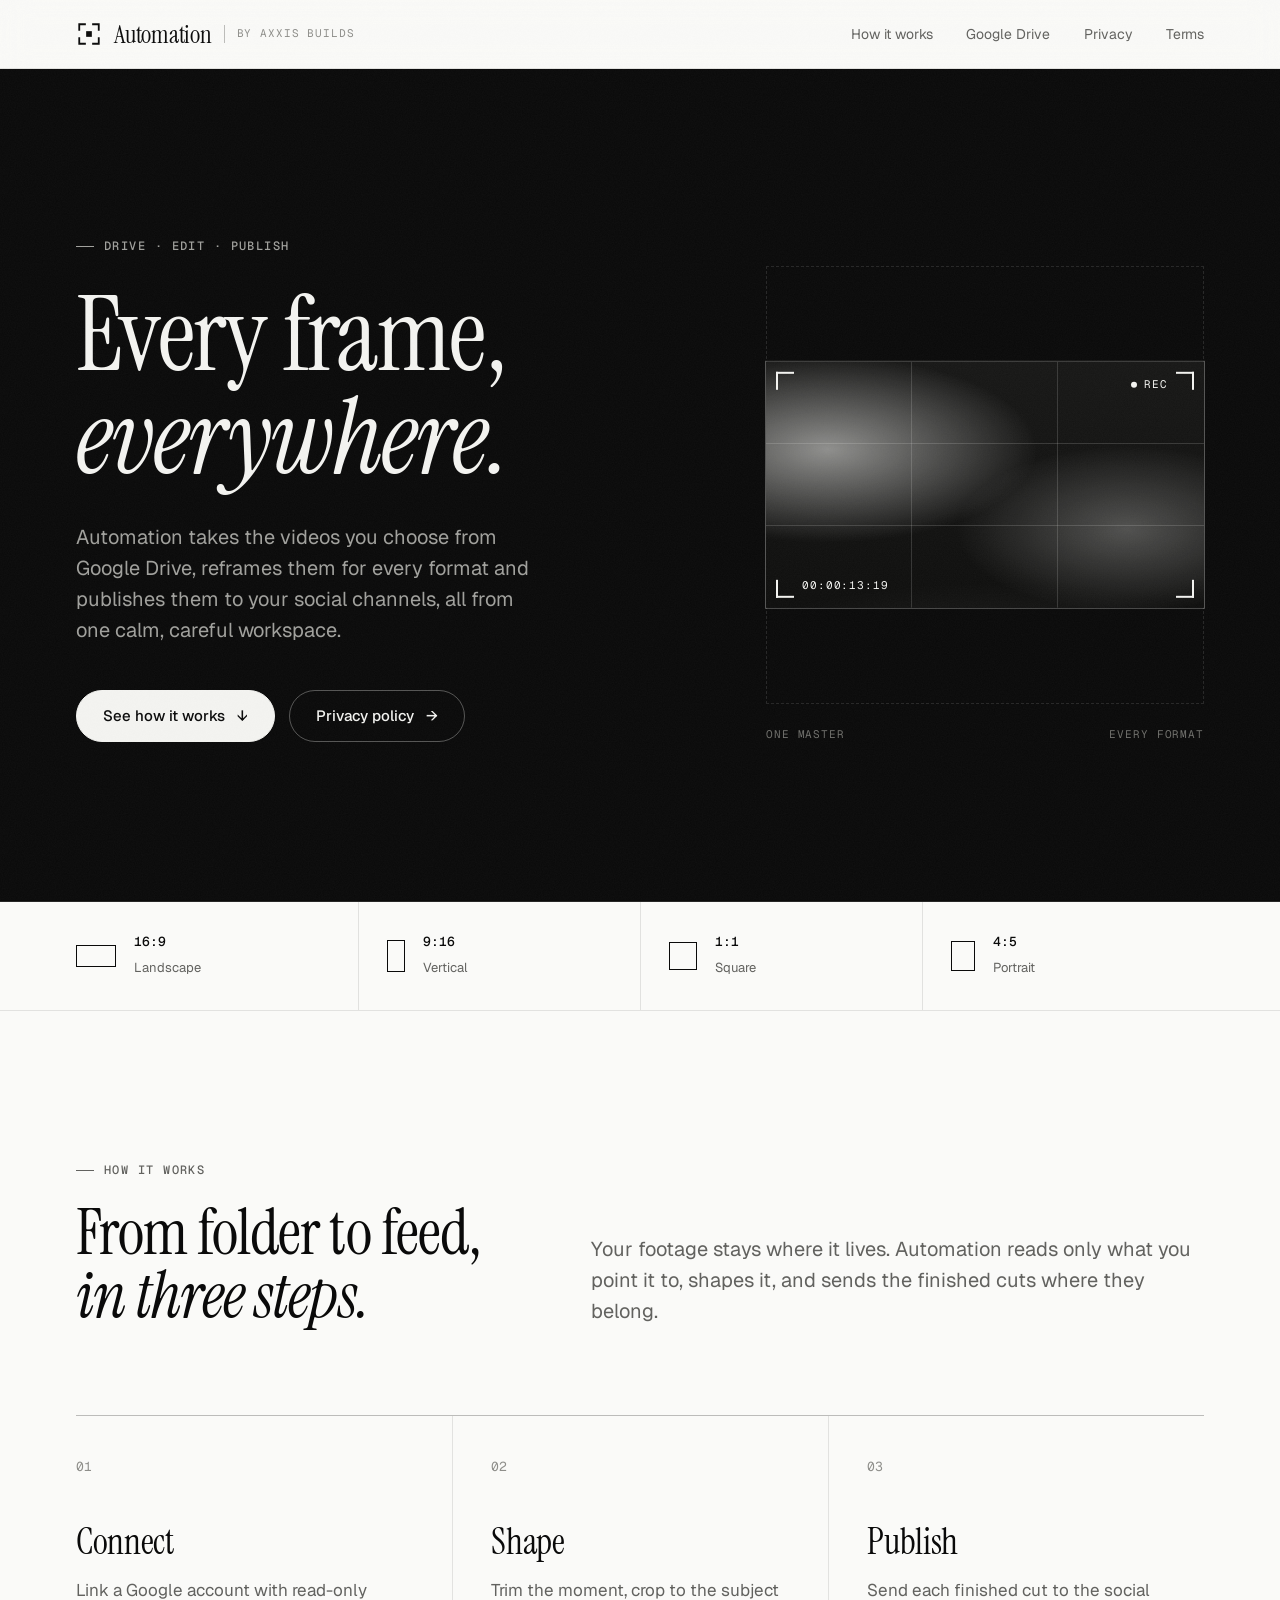
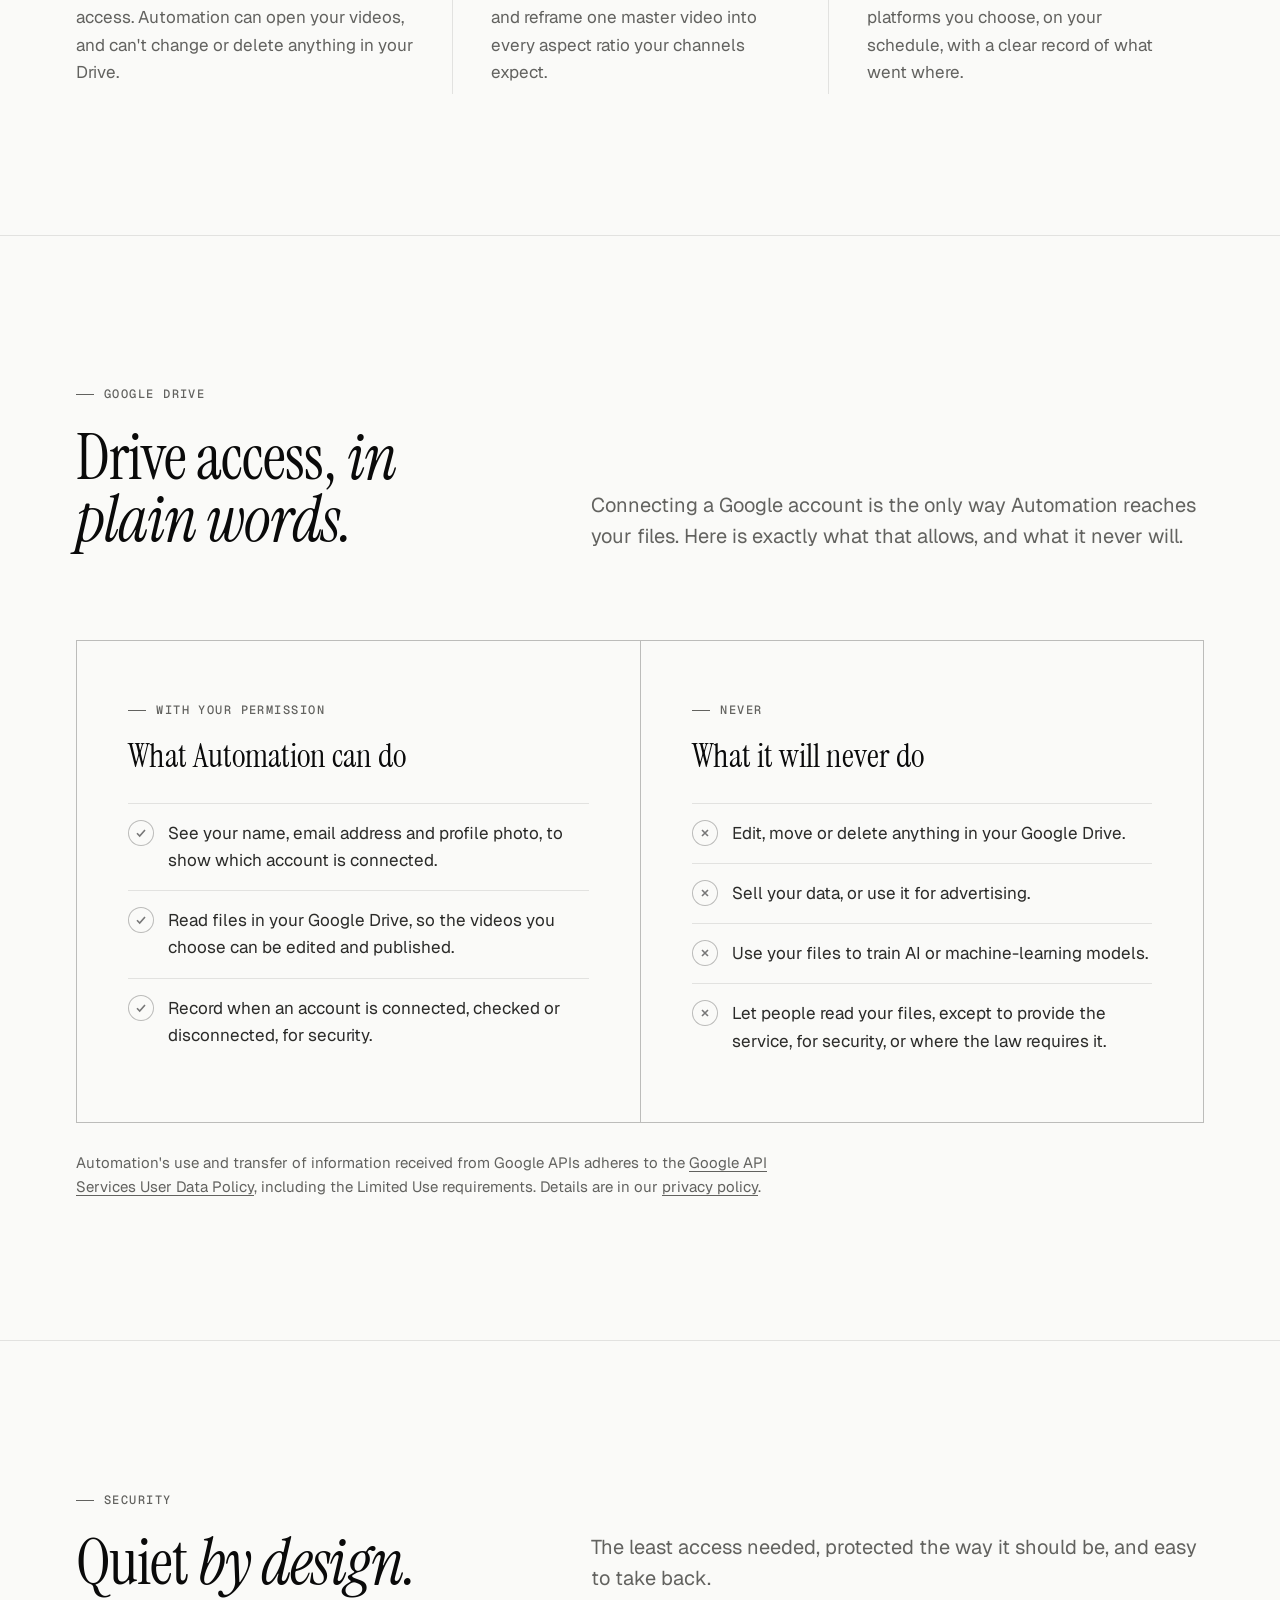
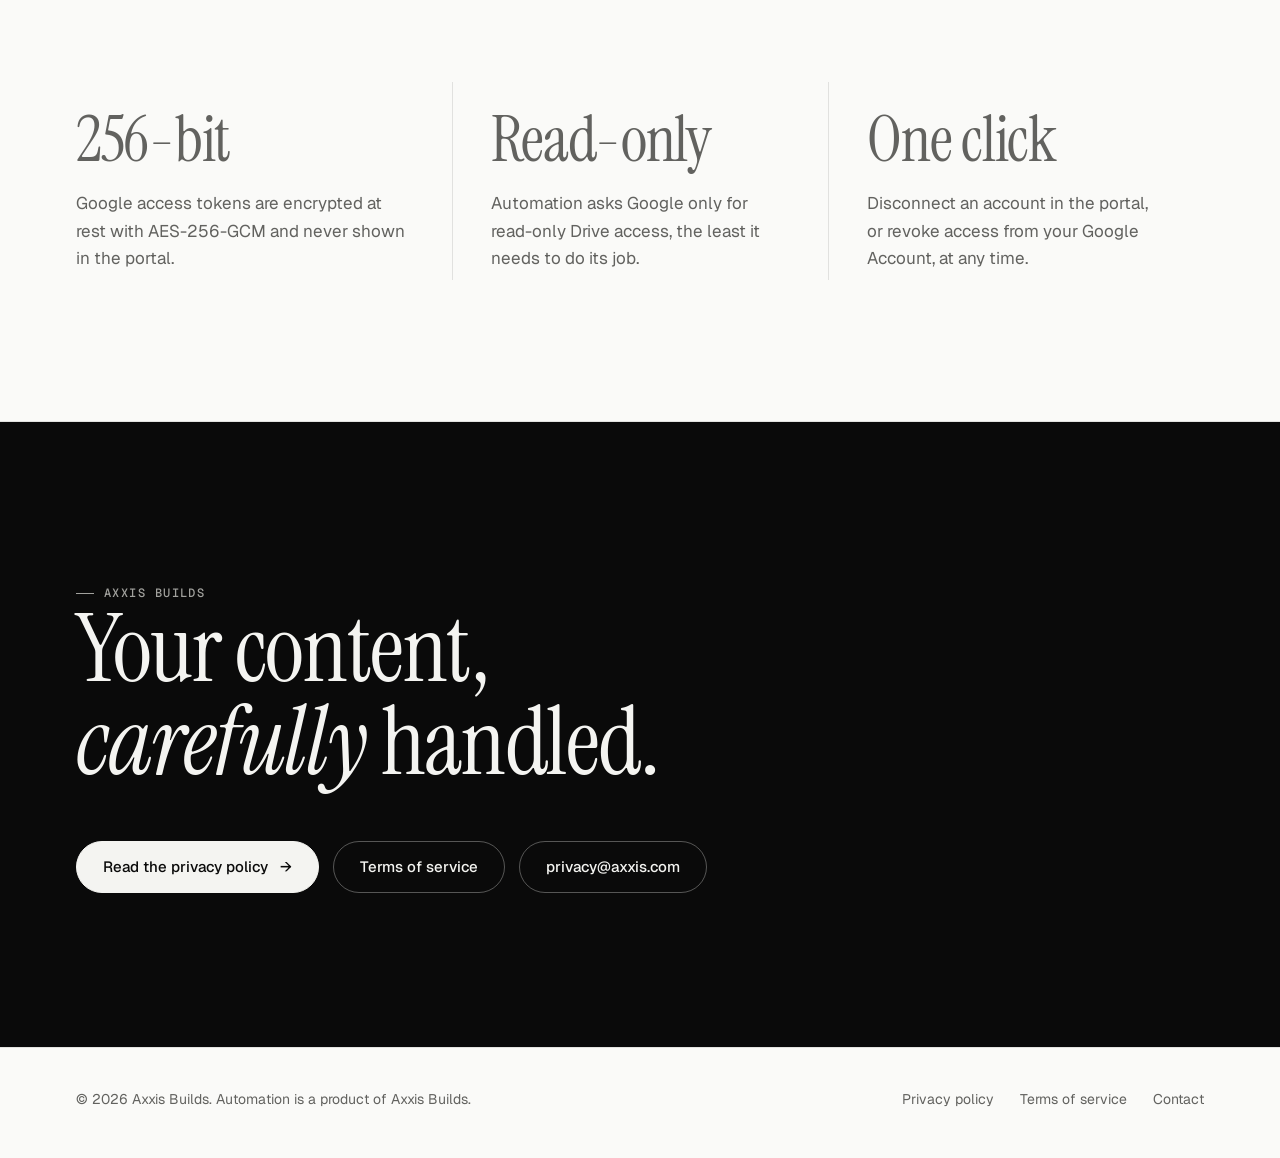
<file: index.html>
<!doctype html>
<html lang="en">
<head>
  <meta charset="utf-8">
  <meta name="viewport" content="width=device-width, initial-scale=1">
  <title>Automation — by Axxis Builds</title>
  <meta name="description" content="Automation takes the videos you choose from Google Drive, reframes them for every format and publishes them to your social channels.">
  <meta name="theme-color" content="#0a0a0a">
  <meta property="og:type" content="website">
  <meta property="og:title" content="Automation — by Axxis Builds">
  <meta property="og:description" content="From your Google Drive to every feed: choose a video, reframe it for every format, publish.">
  <link rel="icon" href="assets/favicon.svg" type="image/svg+xml">
  <link rel="preconnect" href="https://fonts.googleapis.com">
  <link rel="preconnect" href="https://fonts.gstatic.com" crossorigin>
  <link rel="stylesheet" href="https://fonts.googleapis.com/css2?family=Geist+Mono:wght@400;500&family=Geist:wght@400;500;600&family=Instrument+Serif:ital@0;1&display=swap">
  <link rel="stylesheet" href="assets/css/site.css">
  <script>document.documentElement.classList.add('js');</script>
  <script src="assets/js/site.js" defer></script>
</head>
<body>
  <a class="skip-link" href="#main">Skip to content</a>

  <header class="site-header">
    <div class="container">
      <a class="brand" href="./" aria-label="Automation, home">
        <svg class="brand-mark" viewBox="0 0 64 64" aria-hidden="true">
          <g fill="none" stroke="currentColor" stroke-width="4.5" stroke-linecap="square">
            <path d="M8 22V8h14M42 8h14v14M56 42v14H42M22 56H8V42"/>
          </g>
          <rect x="25" y="25" width="14" height="14" fill="currentColor"/>
        </svg>
        <span class="brand-name">Automation</span>
        <span class="brand-by">by Axxis Builds</span>
      </a>
      <nav class="site-nav" aria-label="Main">
        <a class="nav-optional" href="#how">How it works</a>
        <a class="nav-optional" href="#drive">Google Drive</a>
        <a href="privacy/">Privacy</a>
        <a href="terms/">Terms</a>
      </nav>
    </div>
  </header>

  <main id="main">
    <section class="hero ink" aria-labelledby="hero-title">
      <div class="container">
        <div>
          <p class="eyebrow reveal" style="--i:0">Drive · Edit · Publish</p>
          <h1 id="hero-title" class="display hero-title">
            <span class="line reveal" style="--i:1">Every frame,</span>
            <span class="line reveal" style="--i:2"><em>everywhere.</em></span>
          </h1>
          <p class="lede reveal" style="--i:3">
            Automation takes the videos you choose from Google Drive, reframes them for every
            format and publishes them to your social channels, all from one calm, careful workspace.
          </p>
          <div class="hero-actions reveal" style="--i:4">
            <a class="btn btn-solid" href="#how">See how it works <span class="arrow arrow-down" aria-hidden="true">↓</span></a>
            <a class="btn btn-ghost" href="privacy/">Privacy policy <span class="arrow" aria-hidden="true">→</span></a>
          </div>
        </div>

        <figure class="viewfinder reveal" style="--i:3" aria-label="A video frame being reframed from landscape to vertical, square and portrait">
          <div class="vf-frame">
            <div class="vf-scene"></div>
            <div class="vf-grid"></div>
            <span class="vf-corner tl"></span>
            <span class="vf-corner tr"></span>
            <span class="vf-corner bl"></span>
            <span class="vf-corner br"></span>
            <span class="vf-hud vf-ratio" aria-hidden="true">
              <span>16:9</span><span>9:16</span><span>1:1</span><span>4:5</span>
            </span>
            <span class="vf-hud vf-rec" aria-hidden="true">REC</span>
            <span class="vf-hud vf-tc" data-timecode aria-hidden="true">00:00:12:00</span>
          </div>
          <figcaption class="vf-caption" aria-hidden="true">
            <span>One master</span>
            <span>Every format</span>
          </figcaption>
        </figure>
      </div>
    </section>

    <section class="formats" aria-label="Supported formats">
      <div class="container">
        <ul>
          <li class="on-scroll" style="--i:0"><span class="ratio-glyph r-16-9" aria-hidden="true"></span><div><strong>16:9</strong><small>Landscape</small></div></li>
          <li class="on-scroll" style="--i:1"><span class="ratio-glyph r-9-16" aria-hidden="true"></span><div><strong>9:16</strong><small>Vertical</small></div></li>
          <li class="on-scroll" style="--i:2"><span class="ratio-glyph r-1-1" aria-hidden="true"></span><div><strong>1:1</strong><small>Square</small></div></li>
          <li class="on-scroll" style="--i:3"><span class="ratio-glyph r-4-5" aria-hidden="true"></span><div><strong>4:5</strong><small>Portrait</small></div></li>
        </ul>
      </div>
    </section>

    <section id="how" class="section" aria-labelledby="how-title">
      <div class="container">
        <div class="section-head">
          <div class="on-scroll">
            <p class="eyebrow">How it works</p>
            <h2 id="how-title" class="display section-title">From folder to feed, <em>in three steps.</em></h2>
          </div>
          <p class="lede on-scroll" style="--i:1">
            Your footage stays where it lives. Automation reads only what you point it to, shapes it,
            and sends the finished cuts where they belong.
          </p>
        </div>

        <ol class="steps">
          <li class="step on-scroll" style="--i:0">
            <span class="step-number">01</span>
            <h3>Connect</h3>
            <p>Link a Google account with read-only access. Automation can open your videos, and can't change or delete anything in your Drive.</p>
          </li>
          <li class="step on-scroll" style="--i:1">
            <span class="step-number">02</span>
            <h3>Shape</h3>
            <p>Trim the moment, crop to the subject and reframe one master video into every aspect ratio your channels expect.</p>
          </li>
          <li class="step on-scroll" style="--i:2">
            <span class="step-number">03</span>
            <h3>Publish</h3>
            <p>Send each finished cut to the social platforms you choose, on your schedule, with a clear record of what went where.</p>
          </li>
        </ol>
      </div>
    </section>

    <section id="drive" class="section" aria-labelledby="drive-title">
      <div class="container">
        <div class="section-head">
          <div class="on-scroll">
            <p class="eyebrow">Google Drive</p>
            <h2 id="drive-title" class="display section-title">Drive access, <em>in plain words.</em></h2>
          </div>
          <p class="lede on-scroll" style="--i:1">
            Connecting a Google account is the only way Automation reaches your files.
            Here is exactly what that allows, and what it never will.
          </p>
        </div>

        <div class="access on-scroll">
          <div class="access-panel">
            <p class="eyebrow">With your permission</p>
            <h3>What Automation can do</h3>
            <ul class="checklist yes">
              <li>See your name, email address and profile photo, to show which account is connected.</li>
              <li>Read files in your Google Drive, so the videos you choose can be edited and published.</li>
              <li>Record when an account is connected, checked or disconnected, for security.</li>
            </ul>
          </div>
          <div class="access-panel">
            <p class="eyebrow">Never</p>
            <h3>What it will never do</h3>
            <ul class="checklist no">
              <li>Edit, move or delete anything in your Google Drive.</li>
              <li>Sell your data, or use it for advertising.</li>
              <li>Use your files to train AI or machine-learning models.</li>
              <li>Let people read your files, except to provide the service, for security, or where the law requires it.</li>
            </ul>
          </div>
        </div>

        <p class="access-note on-scroll">
          Automation's use and transfer of information received from Google APIs adheres to the
          <a href="https://developers.google.com/terms/api-services-user-data-policy" rel="noopener">Google API Services User Data Policy</a>,
          including the Limited Use requirements. Details are in our <a href="privacy/">privacy policy</a>.
        </p>
      </div>
    </section>

    <section class="section" aria-labelledby="security-title">
      <div class="container">
        <div class="section-head">
          <div class="on-scroll">
            <p class="eyebrow">Security</p>
            <h2 id="security-title" class="display section-title">Quiet <em>by design.</em></h2>
          </div>
          <p class="lede on-scroll" style="--i:1">
            The least access needed, protected the way it should be, and easy to take back.
          </p>
        </div>

        <div class="facts">
          <div class="fact on-scroll" style="--i:0">
            <p class="fact-figure">256-bit</p>
            <p>Google access tokens are encrypted at rest with AES-256-GCM and never shown in the portal.</p>
          </div>
          <div class="fact on-scroll" style="--i:1">
            <p class="fact-figure">Read-only</p>
            <p>Automation asks Google only for read-only Drive access, the least it needs to do its job.</p>
          </div>
          <div class="fact on-scroll" style="--i:2">
            <p class="fact-figure">One click</p>
            <p>Disconnect an account in the portal, or revoke access from your Google Account, at any time.</p>
          </div>
        </div>
      </div>
    </section>

    <section class="closing ink" aria-labelledby="closing-title">
      <div class="container">
        <p class="eyebrow on-scroll">Axxis Builds</p>
        <h2 id="closing-title" class="display closing-title on-scroll" style="--i:1">Your content, <em>carefully</em> handled.</h2>
        <div class="closing-links on-scroll" style="--i:2">
          <a class="btn btn-solid" href="privacy/">Read the privacy policy <span class="arrow" aria-hidden="true">→</span></a>
          <a class="btn btn-ghost" href="terms/">Terms of service</a>
          <a class="btn btn-ghost" href="mailto:privacy@axxis.com">privacy@axxis.com</a>
        </div>
      </div>
    </section>
  </main>

  <footer class="site-footer">
    <div class="container">
      <span>© <span data-year>2026</span> Axxis Builds. Automation is a product of Axxis Builds.</span>
      <nav class="footer-links" aria-label="Footer">
        <a href="privacy/">Privacy policy</a>
        <a href="terms/">Terms of service</a>
        <a href="mailto:privacy@axxis.com">Contact</a>
      </nav>
    </div>
  </footer>
</body>
</html>
</file>
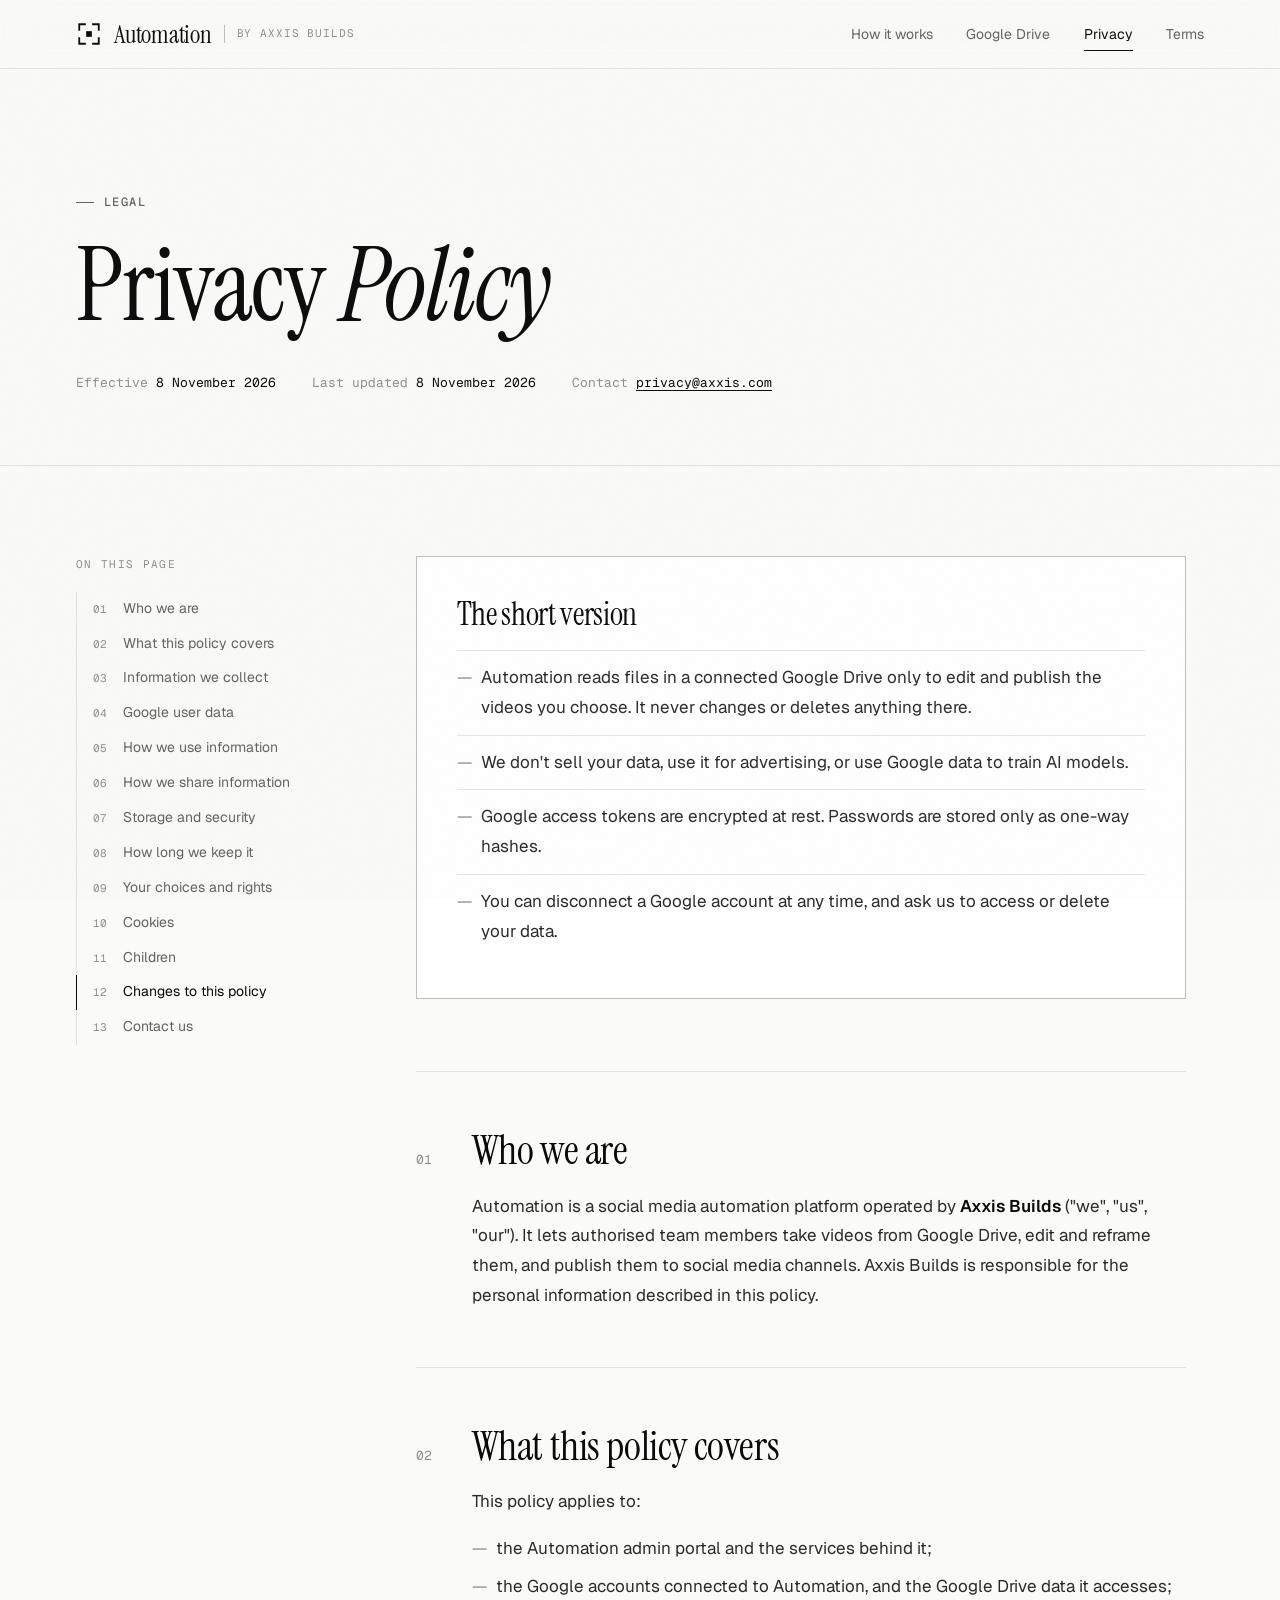
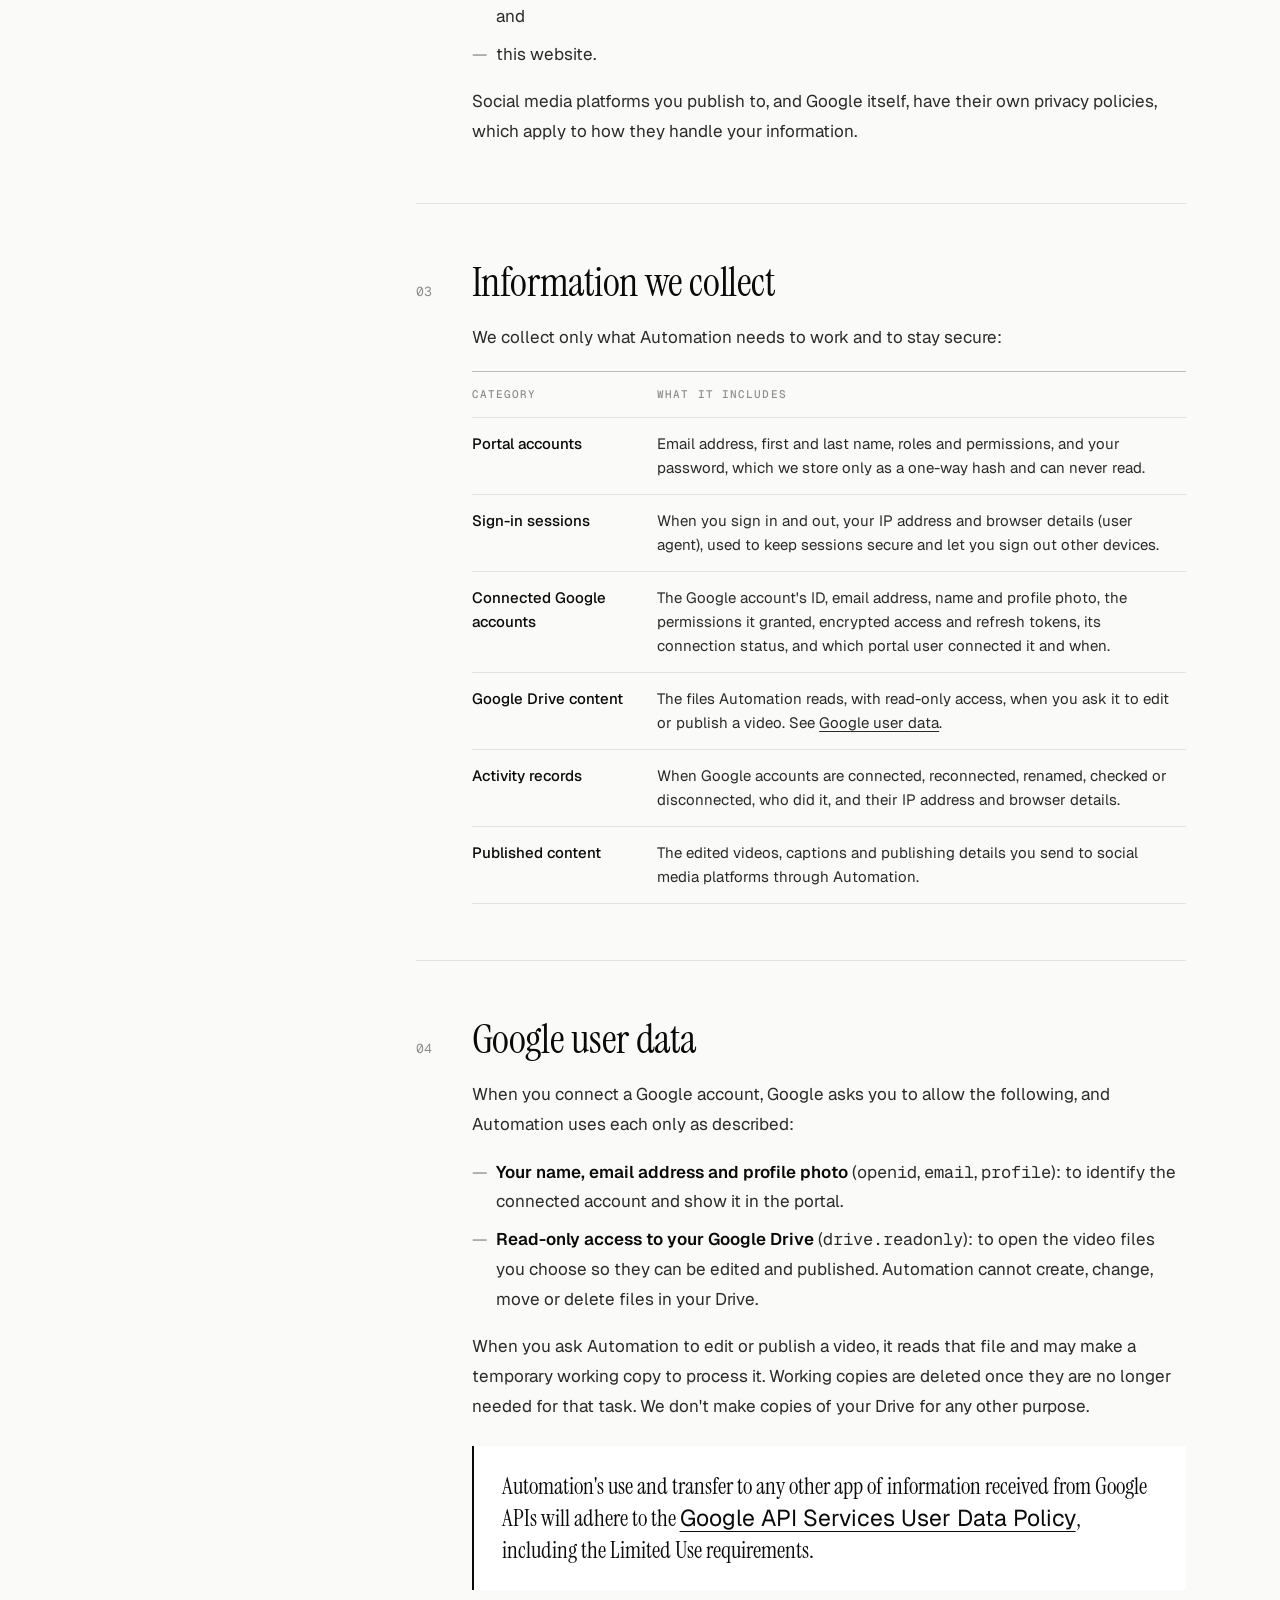
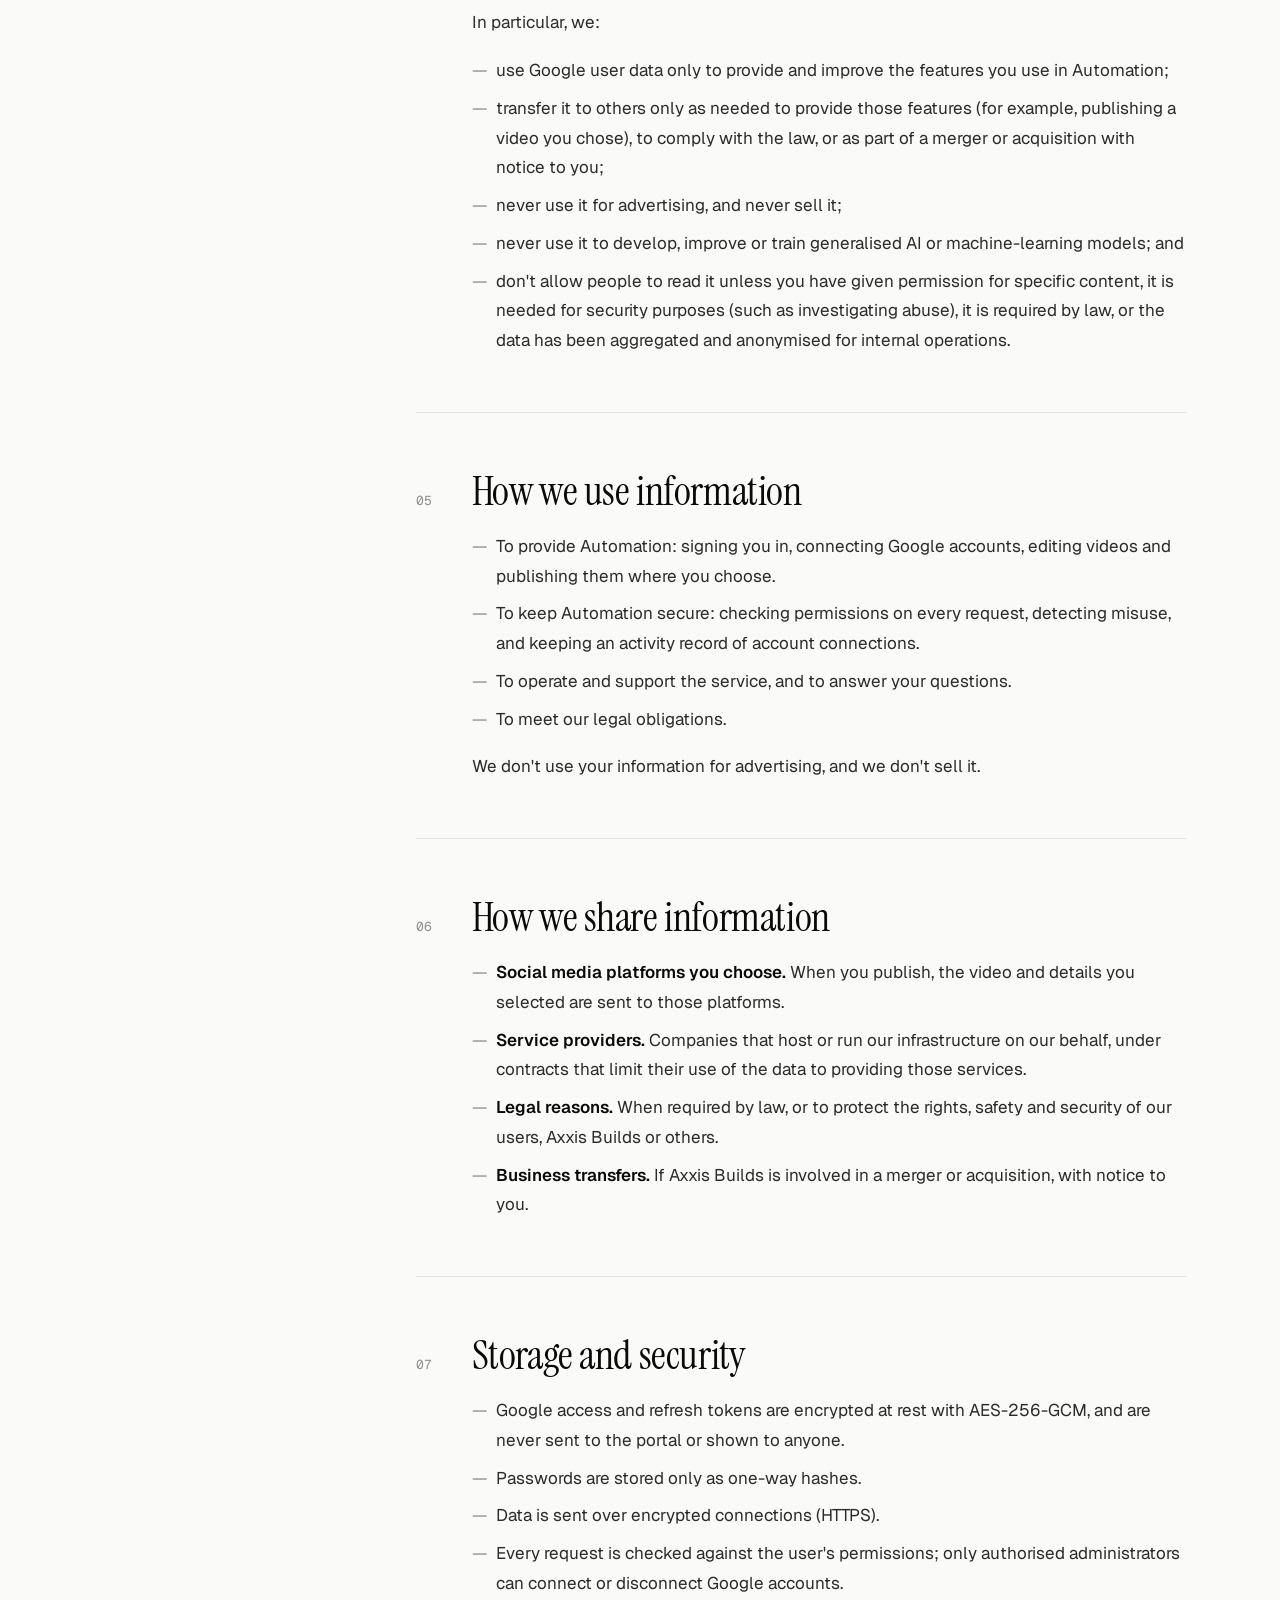
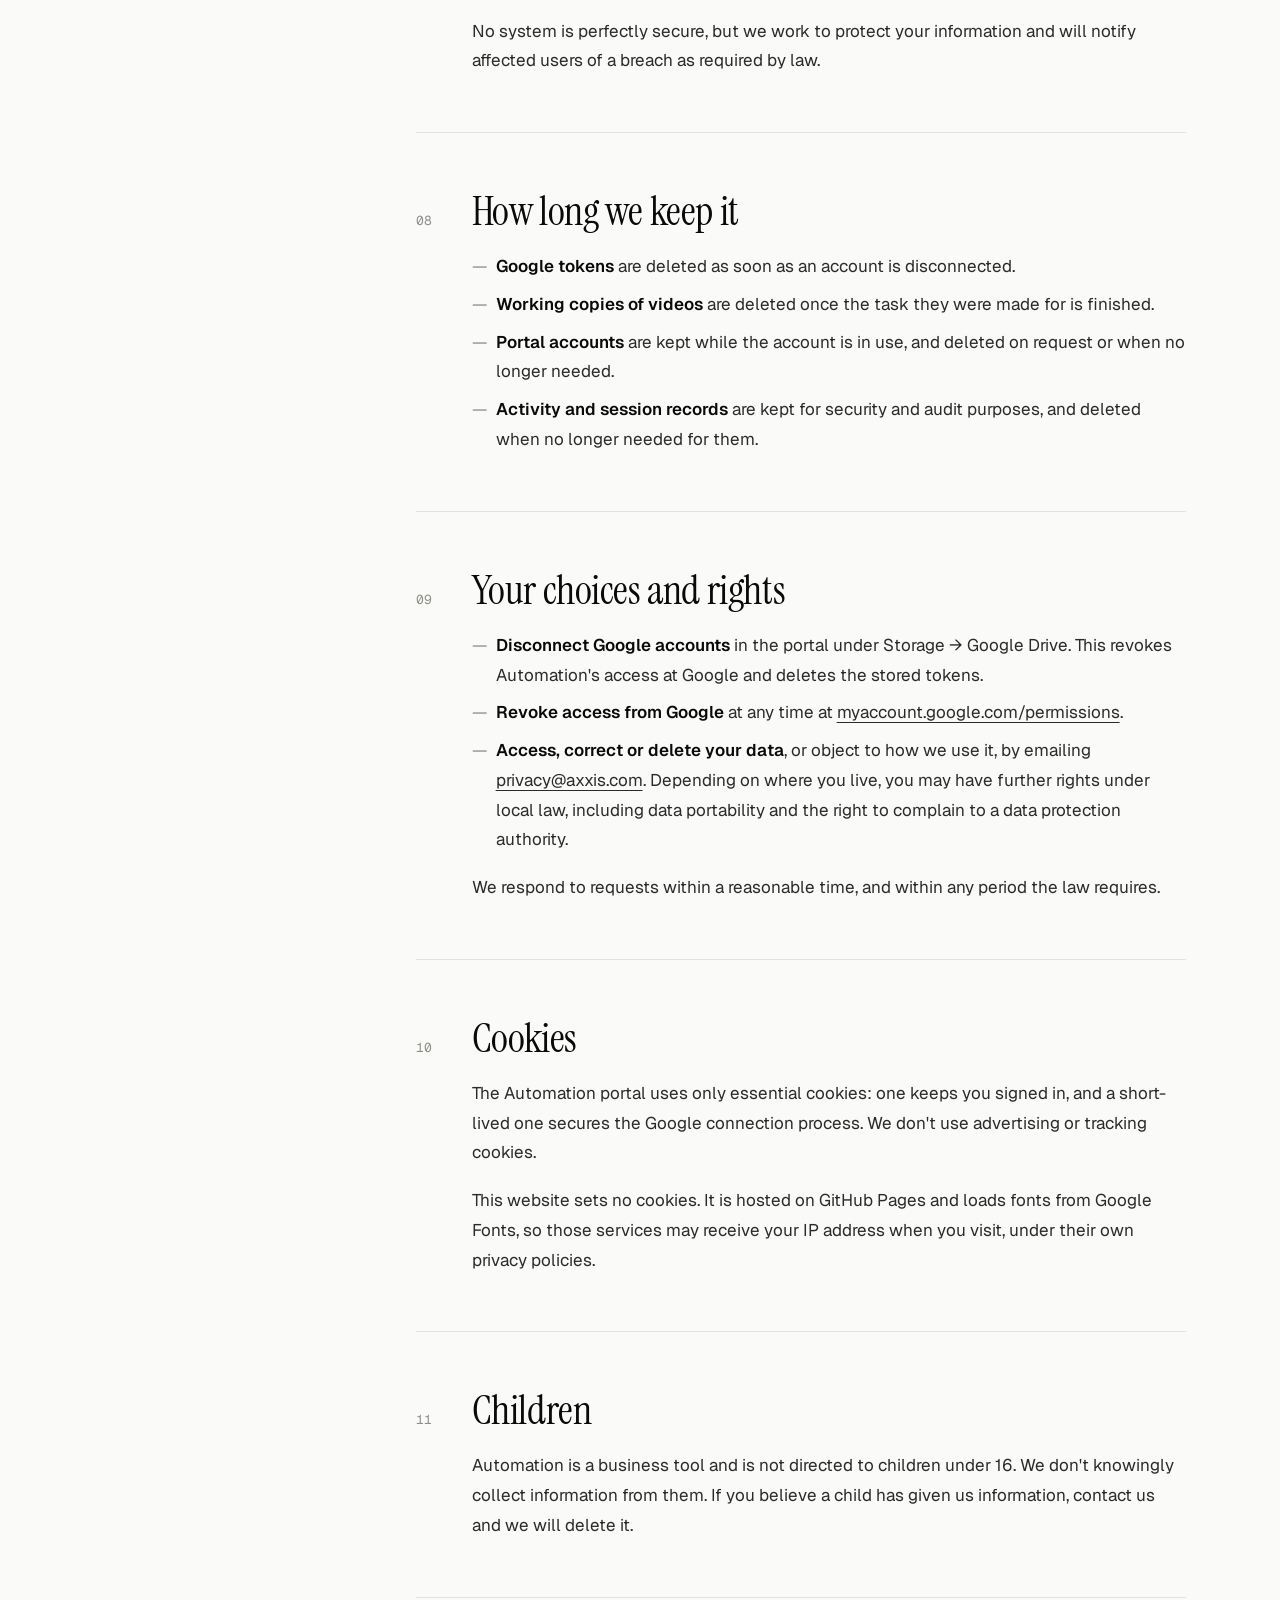
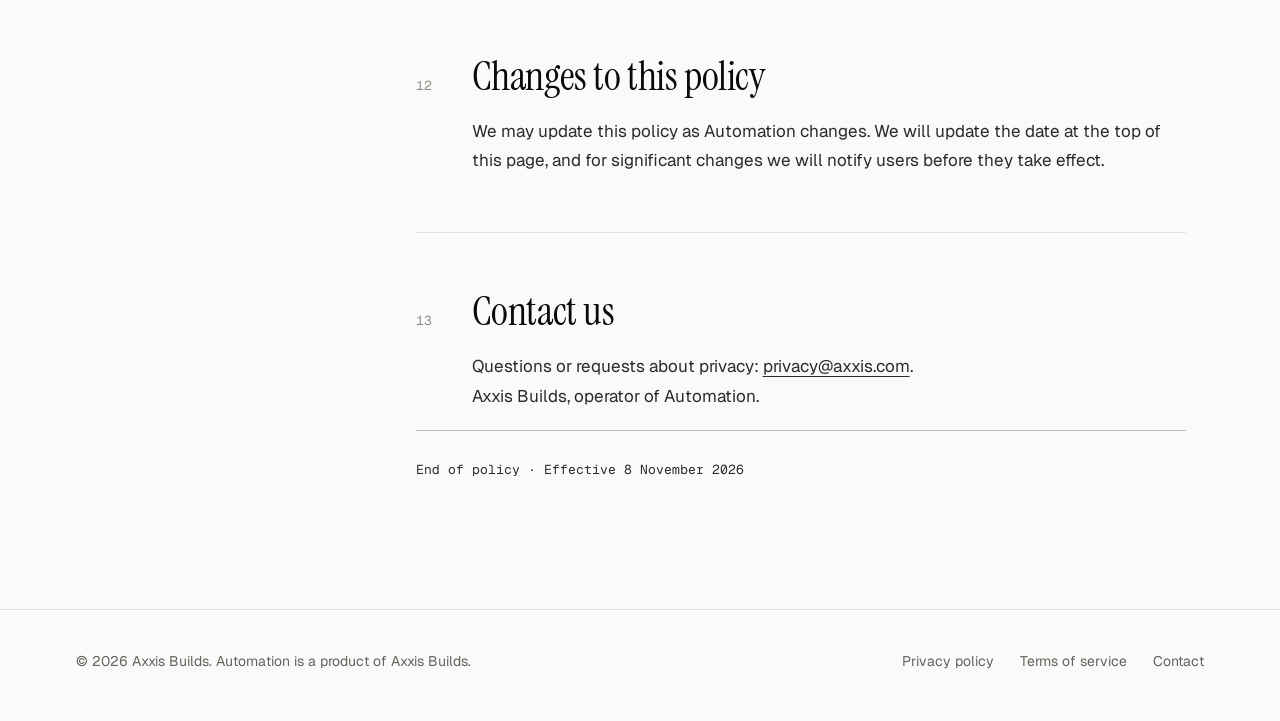
<file: privacy/index.html>
<!doctype html>
<html lang="en">
<head>
  <meta charset="utf-8">
  <meta name="viewport" content="width=device-width, initial-scale=1">
  <title>Privacy Policy — Automation</title>
  <meta name="description" content="How Automation, a product of Axxis Builds, collects, uses, protects and deletes information, including data received from Google APIs.">
  <meta name="theme-color" content="#fafaf8">
  <link rel="icon" href="../assets/favicon.svg" type="image/svg+xml">
  <link rel="preconnect" href="https://fonts.googleapis.com">
  <link rel="preconnect" href="https://fonts.gstatic.com" crossorigin>
  <link rel="stylesheet" href="https://fonts.googleapis.com/css2?family=Geist+Mono:wght@400;500&family=Geist:wght@400;500;600&family=Instrument+Serif:ital@0;1&display=swap">
  <link rel="stylesheet" href="../assets/css/site.css">
  <script>document.documentElement.classList.add('js');</script>
  <script src="../assets/js/site.js" defer></script>
</head>
<body>
  <a class="skip-link" href="#main">Skip to content</a>

  <header class="site-header">
    <div class="container">
      <a class="brand" href="../" aria-label="Automation, home">
        <svg class="brand-mark" viewBox="0 0 64 64" aria-hidden="true">
          <g fill="none" stroke="currentColor" stroke-width="4.5" stroke-linecap="square">
            <path d="M8 22V8h14M42 8h14v14M56 42v14H42M22 56H8V42"/>
          </g>
          <rect x="25" y="25" width="14" height="14" fill="currentColor"/>
        </svg>
        <span class="brand-name">Automation</span>
        <span class="brand-by">by Axxis Builds</span>
      </a>
      <nav class="site-nav" aria-label="Main">
        <a class="nav-optional" href="../#how">How it works</a>
        <a class="nav-optional" href="../#drive">Google Drive</a>
        <a href="./" aria-current="page">Privacy</a>
        <a href="../terms/">Terms</a>
      </nav>
    </div>
  </header>

  <main id="main">
    <header class="doc-hero">
      <div class="container">
        <p class="eyebrow reveal" style="--i:0">Legal</p>
        <h1 class="display doc-title reveal" style="--i:1">Privacy <em>Policy</em></h1>
        <dl class="doc-meta reveal" style="--i:2">
          <div><dt>Effective</dt><dd>8 November 2026</dd></div>
          <div><dt>Last updated</dt><dd>8 November 2026</dd></div>
          <div><dt>Contact</dt><dd><a href="mailto:privacy@axxis.com">privacy@axxis.com</a></dd></div>
        </dl>
      </div>
    </header>

    <div class="container doc-layout">
      <nav class="toc" aria-label="On this page">
        <p class="toc-label">On this page</p>
        <ol>
          <li><a href="#who-we-are">Who we are</a></li>
          <li><a href="#scope">What this policy covers</a></li>
          <li><a href="#information">Information we collect</a></li>
          <li><a href="#google-data">Google user data</a></li>
          <li><a href="#use">How we use information</a></li>
          <li><a href="#sharing">How we share information</a></li>
          <li><a href="#security">Storage and security</a></li>
          <li><a href="#retention">How long we keep it</a></li>
          <li><a href="#choices">Your choices and rights</a></li>
          <li><a href="#cookies">Cookies</a></li>
          <li><a href="#children">Children</a></li>
          <li><a href="#changes">Changes to this policy</a></li>
          <li><a href="#contact">Contact us</a></li>
        </ol>
      </nav>

      <article class="doc">
        <aside class="doc-summary" aria-labelledby="summary-title">
          <h2 id="summary-title">The short version</h2>
          <ul>
            <li>Automation reads files in a connected Google Drive only to edit and publish the videos you choose. It never changes or deletes anything there.</li>
            <li>We don't sell your data, use it for advertising, or use Google data to train AI models.</li>
            <li>Google access tokens are encrypted at rest. Passwords are stored only as one-way hashes.</li>
            <li>You can disconnect a Google account at any time, and ask us to access or delete your data.</li>
          </ul>
        </aside>

        <section id="who-we-are" aria-labelledby="h-who">
          <h2 id="h-who">Who we are</h2>
          <p>
            Automation is a social media automation platform operated by <strong>Axxis Builds</strong>
            ("we", "us", "our"). It lets authorised team members take videos from Google Drive, edit
            and reframe them, and publish them to social media channels. Axxis Builds is responsible
            for the personal information described in this policy.
          </p>
        </section>

        <section id="scope" aria-labelledby="h-scope">
          <h2 id="h-scope">What this policy covers</h2>
          <p>This policy applies to:</p>
          <ul>
            <li>the Automation admin portal and the services behind it;</li>
            <li>the Google accounts connected to Automation, and the Google Drive data it accesses; and</li>
            <li>this website.</li>
          </ul>
          <p>
            Social media platforms you publish to, and Google itself, have their own privacy policies,
            which apply to how they handle your information.
          </p>
        </section>

        <section id="information" aria-labelledby="h-information">
          <h2 id="h-information">Information we collect</h2>
          <p>We collect only what Automation needs to work and to stay secure:</p>
          <div class="table-wrap">
            <table>
              <thead>
                <tr><th scope="col">Category</th><th scope="col">What it includes</th></tr>
              </thead>
              <tbody>
                <tr>
                  <td>Portal accounts</td>
                  <td>Email address, first and last name, roles and permissions, and your password, which we store only as a one-way hash and can never read.</td>
                </tr>
                <tr>
                  <td>Sign-in sessions</td>
                  <td>When you sign in and out, your IP address and browser details (user agent), used to keep sessions secure and let you sign out other devices.</td>
                </tr>
                <tr>
                  <td>Connected Google accounts</td>
                  <td>The Google account's ID, email address, name and profile photo, the permissions it granted, encrypted access and refresh tokens, its connection status, and which portal user connected it and when.</td>
                </tr>
                <tr>
                  <td>Google Drive content</td>
                  <td>The files Automation reads, with read-only access, when you ask it to edit or publish a video. See <a href="#google-data">Google user data</a>.</td>
                </tr>
                <tr>
                  <td>Activity records</td>
                  <td>When Google accounts are connected, reconnected, renamed, checked or disconnected, who did it, and their IP address and browser details.</td>
                </tr>
                <tr>
                  <td>Published content</td>
                  <td>The edited videos, captions and publishing details you send to social media platforms through Automation.</td>
                </tr>
              </tbody>
            </table>
          </div>
        </section>

        <section id="google-data" aria-labelledby="h-google">
          <h2 id="h-google">Google user data</h2>
          <p>
            When you connect a Google account, Google asks you to allow the following, and Automation
            uses each only as described:
          </p>
          <ul>
            <li><strong>Your name, email address and profile photo</strong> (<span class="mono">openid</span>, <span class="mono">email</span>, <span class="mono">profile</span>): to identify the connected account and show it in the portal.</li>
            <li><strong>Read-only access to your Google Drive</strong> (<span class="mono">drive.readonly</span>): to open the video files you choose so they can be edited and published. Automation cannot create, change, move or delete files in your Drive.</li>
          </ul>
          <p>
            When you ask Automation to edit or publish a video, it reads that file and may make a
            temporary working copy to process it. Working copies are deleted once they are no longer
            needed for that task. We don't make copies of your Drive for any other purpose.
          </p>
          <blockquote>
            Automation's use and transfer to any other app of information received from Google APIs
            will adhere to the
            <a href="https://developers.google.com/terms/api-services-user-data-policy" rel="noopener">Google API Services User Data Policy</a>,
            including the Limited Use requirements.
          </blockquote>
          <p>In particular, we:</p>
          <ul>
            <li>use Google user data only to provide and improve the features you use in Automation;</li>
            <li>transfer it to others only as needed to provide those features (for example, publishing a video you chose), to comply with the law, or as part of a merger or acquisition with notice to you;</li>
            <li>never use it for advertising, and never sell it;</li>
            <li>never use it to develop, improve or train generalised AI or machine-learning models; and</li>
            <li>don't allow people to read it unless you have given permission for specific content, it is needed for security purposes (such as investigating abuse), it is required by law, or the data has been aggregated and anonymised for internal operations.</li>
          </ul>
        </section>

        <section id="use" aria-labelledby="h-use">
          <h2 id="h-use">How we use information</h2>
          <ul>
            <li>To provide Automation: signing you in, connecting Google accounts, editing videos and publishing them where you choose.</li>
            <li>To keep Automation secure: checking permissions on every request, detecting misuse, and keeping an activity record of account connections.</li>
            <li>To operate and support the service, and to answer your questions.</li>
            <li>To meet our legal obligations.</li>
          </ul>
          <p>We don't use your information for advertising, and we don't sell it.</p>
        </section>

        <section id="sharing" aria-labelledby="h-sharing">
          <h2 id="h-sharing">How we share information</h2>
          <ul>
            <li><strong>Social media platforms you choose.</strong> When you publish, the video and details you selected are sent to those platforms.</li>
            <li><strong>Service providers.</strong> Companies that host or run our infrastructure on our behalf, under contracts that limit their use of the data to providing those services.</li>
            <li><strong>Legal reasons.</strong> When required by law, or to protect the rights, safety and security of our users, Axxis Builds or others.</li>
            <li><strong>Business transfers.</strong> If Axxis Builds is involved in a merger or acquisition, with notice to you.</li>
          </ul>
        </section>

        <section id="security" aria-labelledby="h-security">
          <h2 id="h-security">Storage and security</h2>
          <ul>
            <li>Google access and refresh tokens are encrypted at rest with AES-256-GCM, and are never sent to the portal or shown to anyone.</li>
            <li>Passwords are stored only as one-way hashes.</li>
            <li>Data is sent over encrypted connections (HTTPS).</li>
            <li>Every request is checked against the user's permissions; only authorised administrators can connect or disconnect Google accounts.</li>
          </ul>
          <p>
            No system is perfectly secure, but we work to protect your information and will notify
            affected users of a breach as required by law.
          </p>
        </section>

        <section id="retention" aria-labelledby="h-retention">
          <h2 id="h-retention">How long we keep it</h2>
          <ul>
            <li><strong>Google tokens</strong> are deleted as soon as an account is disconnected.</li>
            <li><strong>Working copies of videos</strong> are deleted once the task they were made for is finished.</li>
            <li><strong>Portal accounts</strong> are kept while the account is in use, and deleted on request or when no longer needed.</li>
            <li><strong>Activity and session records</strong> are kept for security and audit purposes, and deleted when no longer needed for them.</li>
          </ul>
        </section>

        <section id="choices" aria-labelledby="h-choices">
          <h2 id="h-choices">Your choices and rights</h2>
          <ul>
            <li><strong>Disconnect Google accounts</strong> in the portal under Storage → Google Drive. This revokes Automation's access at Google and deletes the stored tokens.</li>
            <li><strong>Revoke access from Google</strong> at any time at <a href="https://myaccount.google.com/permissions" rel="noopener">myaccount.google.com/permissions</a>.</li>
            <li><strong>Access, correct or delete your data</strong>, or object to how we use it, by emailing <a href="mailto:privacy@axxis.com">privacy@axxis.com</a>. Depending on where you live, you may have further rights under local law, including data portability and the right to complain to a data protection authority.</li>
          </ul>
          <p>We respond to requests within a reasonable time, and within any period the law requires.</p>
        </section>

        <section id="cookies" aria-labelledby="h-cookies">
          <h2 id="h-cookies">Cookies</h2>
          <p>
            The Automation portal uses only essential cookies: one keeps you signed in, and a
            short-lived one secures the Google connection process. We don't use advertising or
            tracking cookies.
          </p>
          <p>
            This website sets no cookies. It is hosted on GitHub Pages and loads fonts from Google
            Fonts, so those services may receive your IP address when you visit, under their own
            privacy policies.
          </p>
        </section>

        <section id="children" aria-labelledby="h-children">
          <h2 id="h-children">Children</h2>
          <p>
            Automation is a business tool and is not directed to children under 16. We don't knowingly
            collect information from them. If you believe a child has given us information, contact us
            and we will delete it.
          </p>
        </section>

        <section id="changes" aria-labelledby="h-changes">
          <h2 id="h-changes">Changes to this policy</h2>
          <p>
            We may update this policy as Automation changes. We will update the date at the top of this
            page, and for significant changes we will notify users before they take effect.
          </p>
        </section>

        <section id="contact" aria-labelledby="h-contact">
          <h2 id="h-contact">Contact us</h2>
          <p>
            Questions or requests about privacy: <a href="mailto:privacy@axxis.com">privacy@axxis.com</a>.
            <br>Axxis Builds, operator of Automation.
          </p>
        </section>

        <p class="doc-end">End of policy · Effective 8 November 2026</p>
      </article>
    </div>
  </main>

  <footer class="site-footer">
    <div class="container">
      <span>© <span data-year>2026</span> Axxis Builds. Automation is a product of Axxis Builds.</span>
      <nav class="footer-links" aria-label="Footer">
        <a href="./">Privacy policy</a>
        <a href="../terms/">Terms of service</a>
        <a href="mailto:privacy@axxis.com">Contact</a>
      </nav>
    </div>
  </footer>
</body>
</html>
</file>
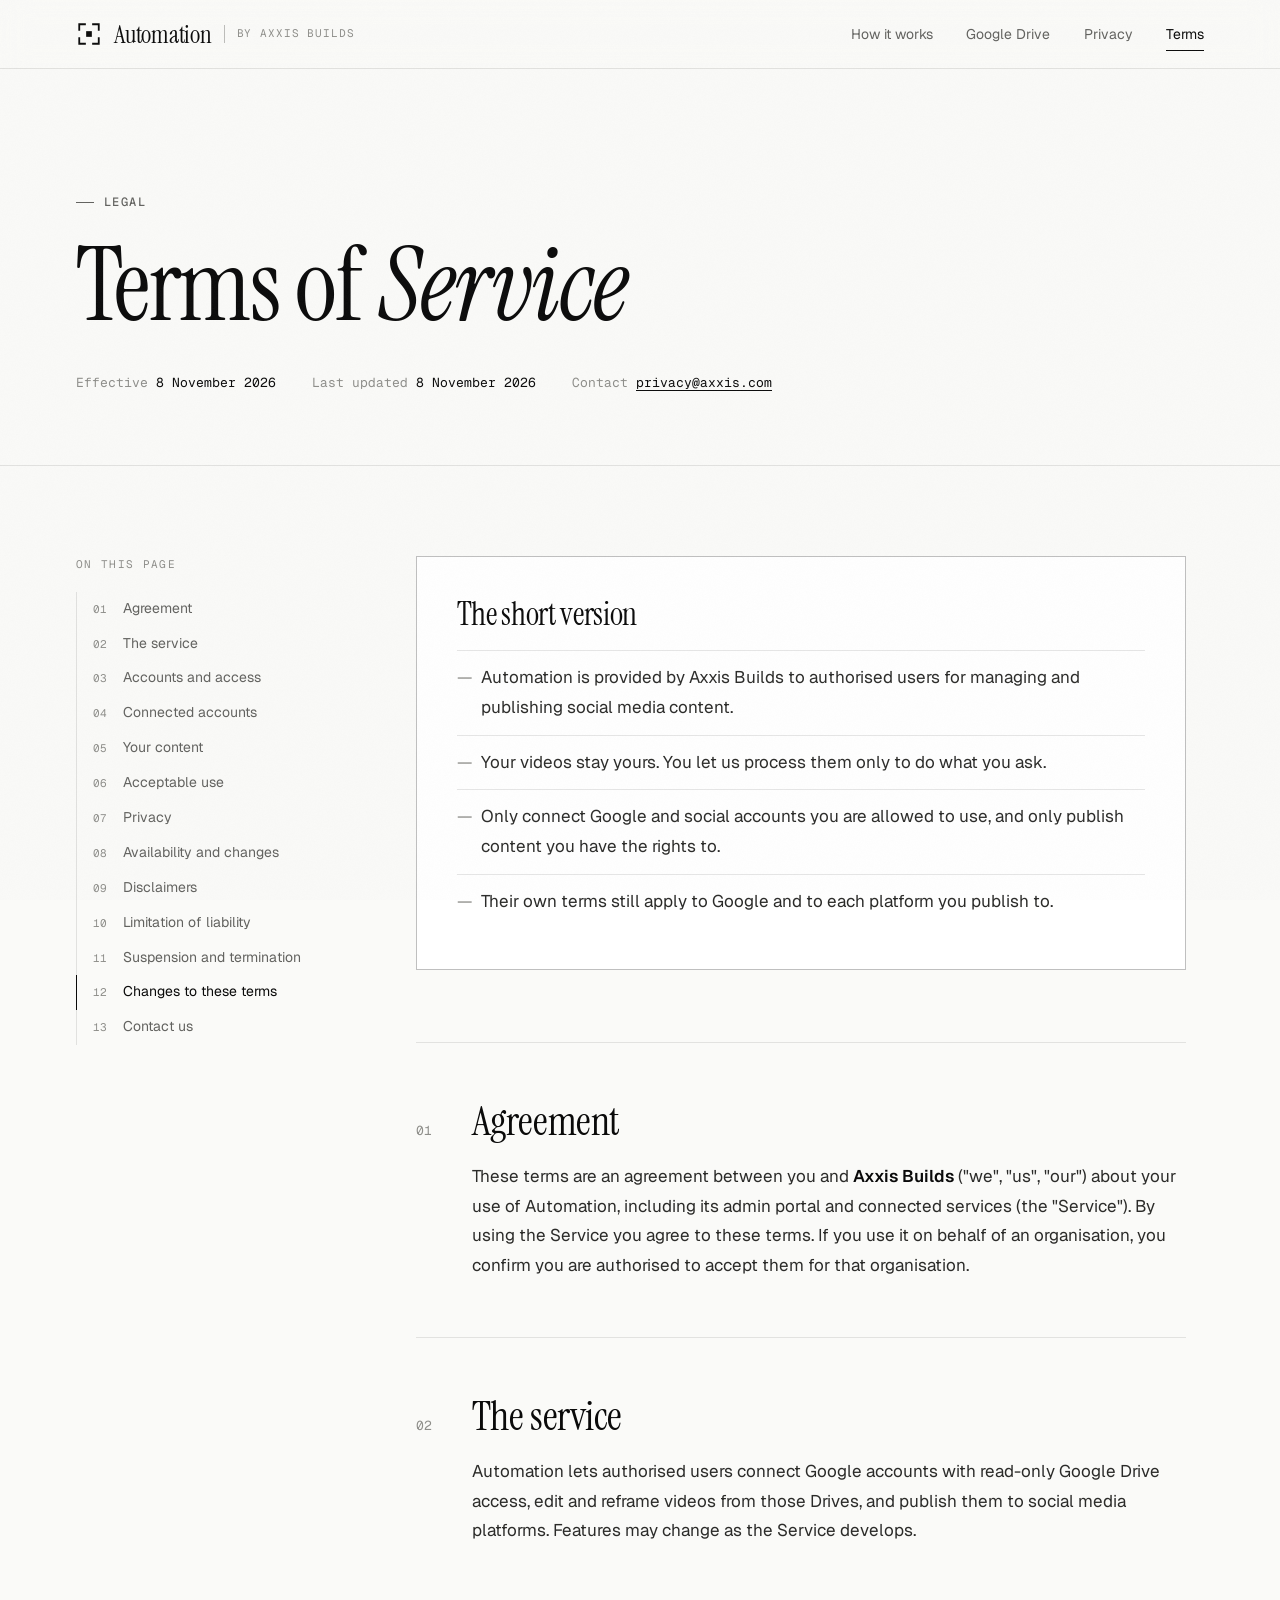
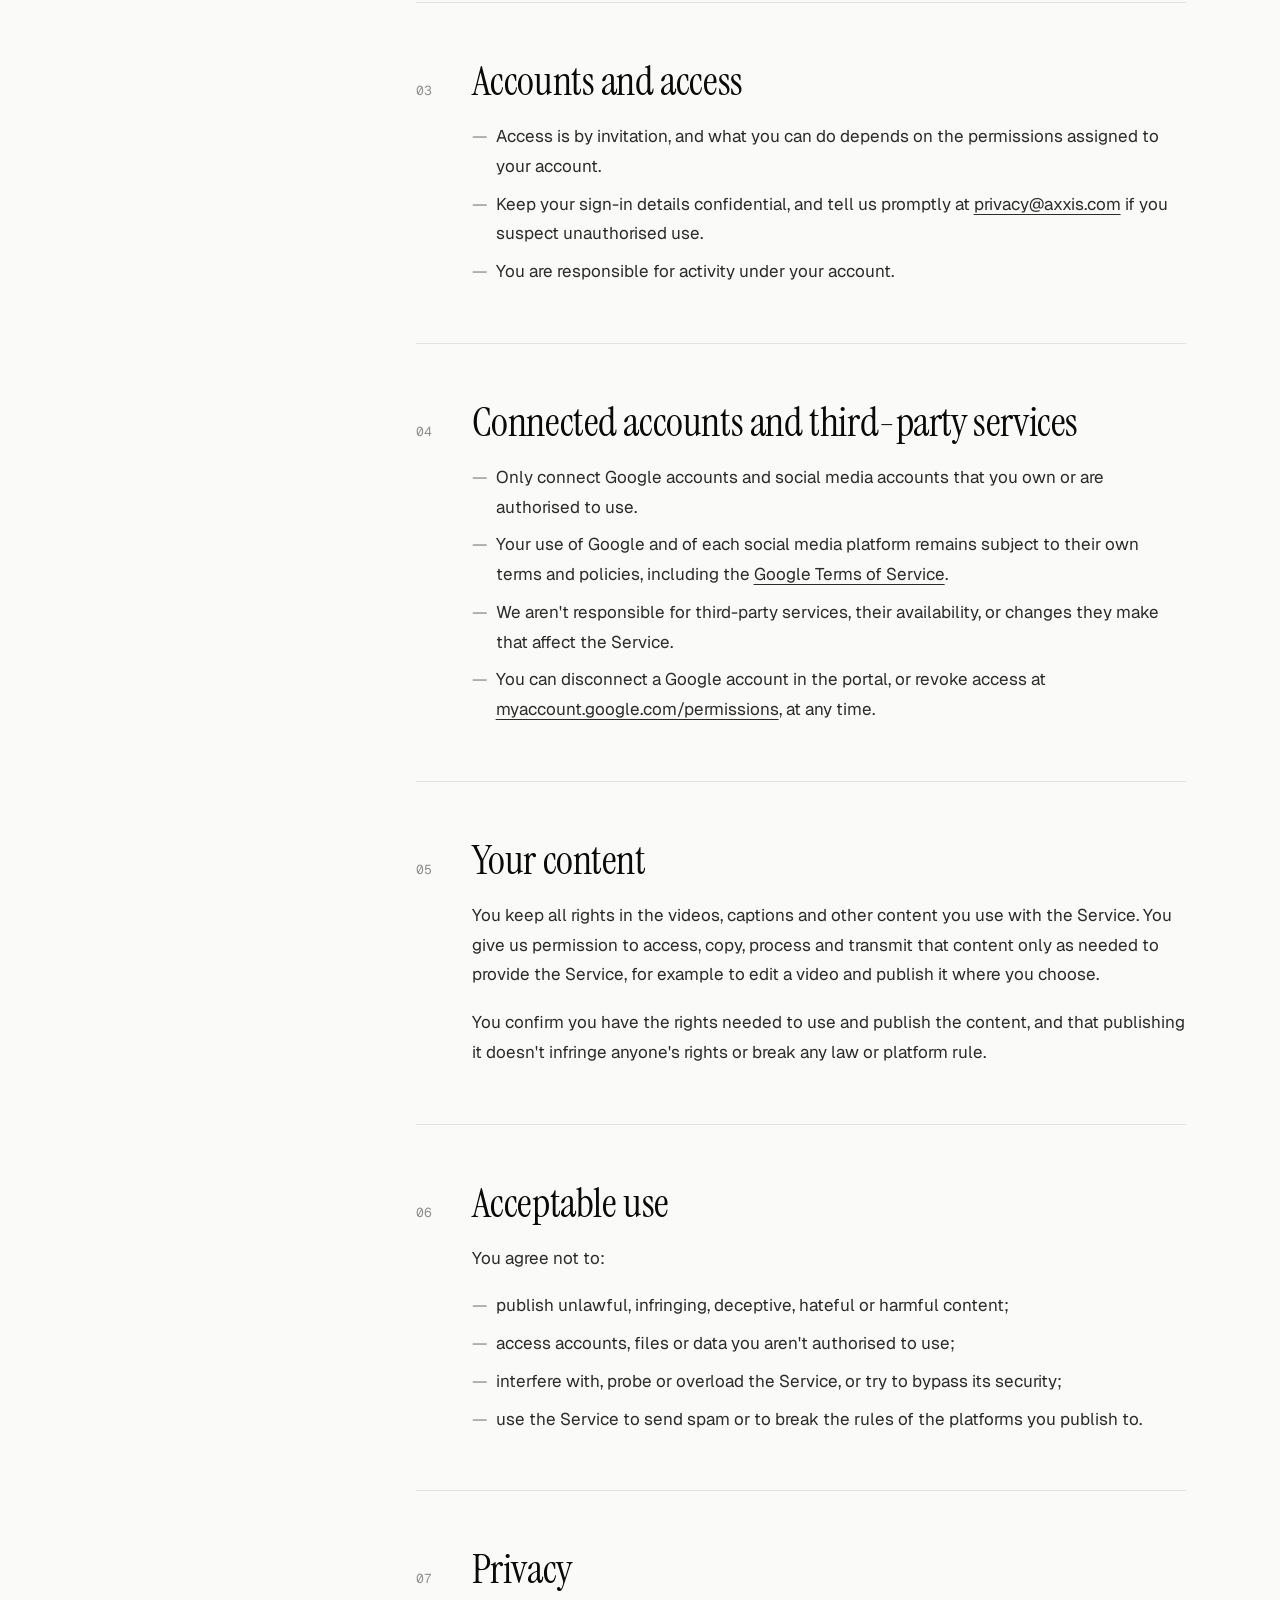
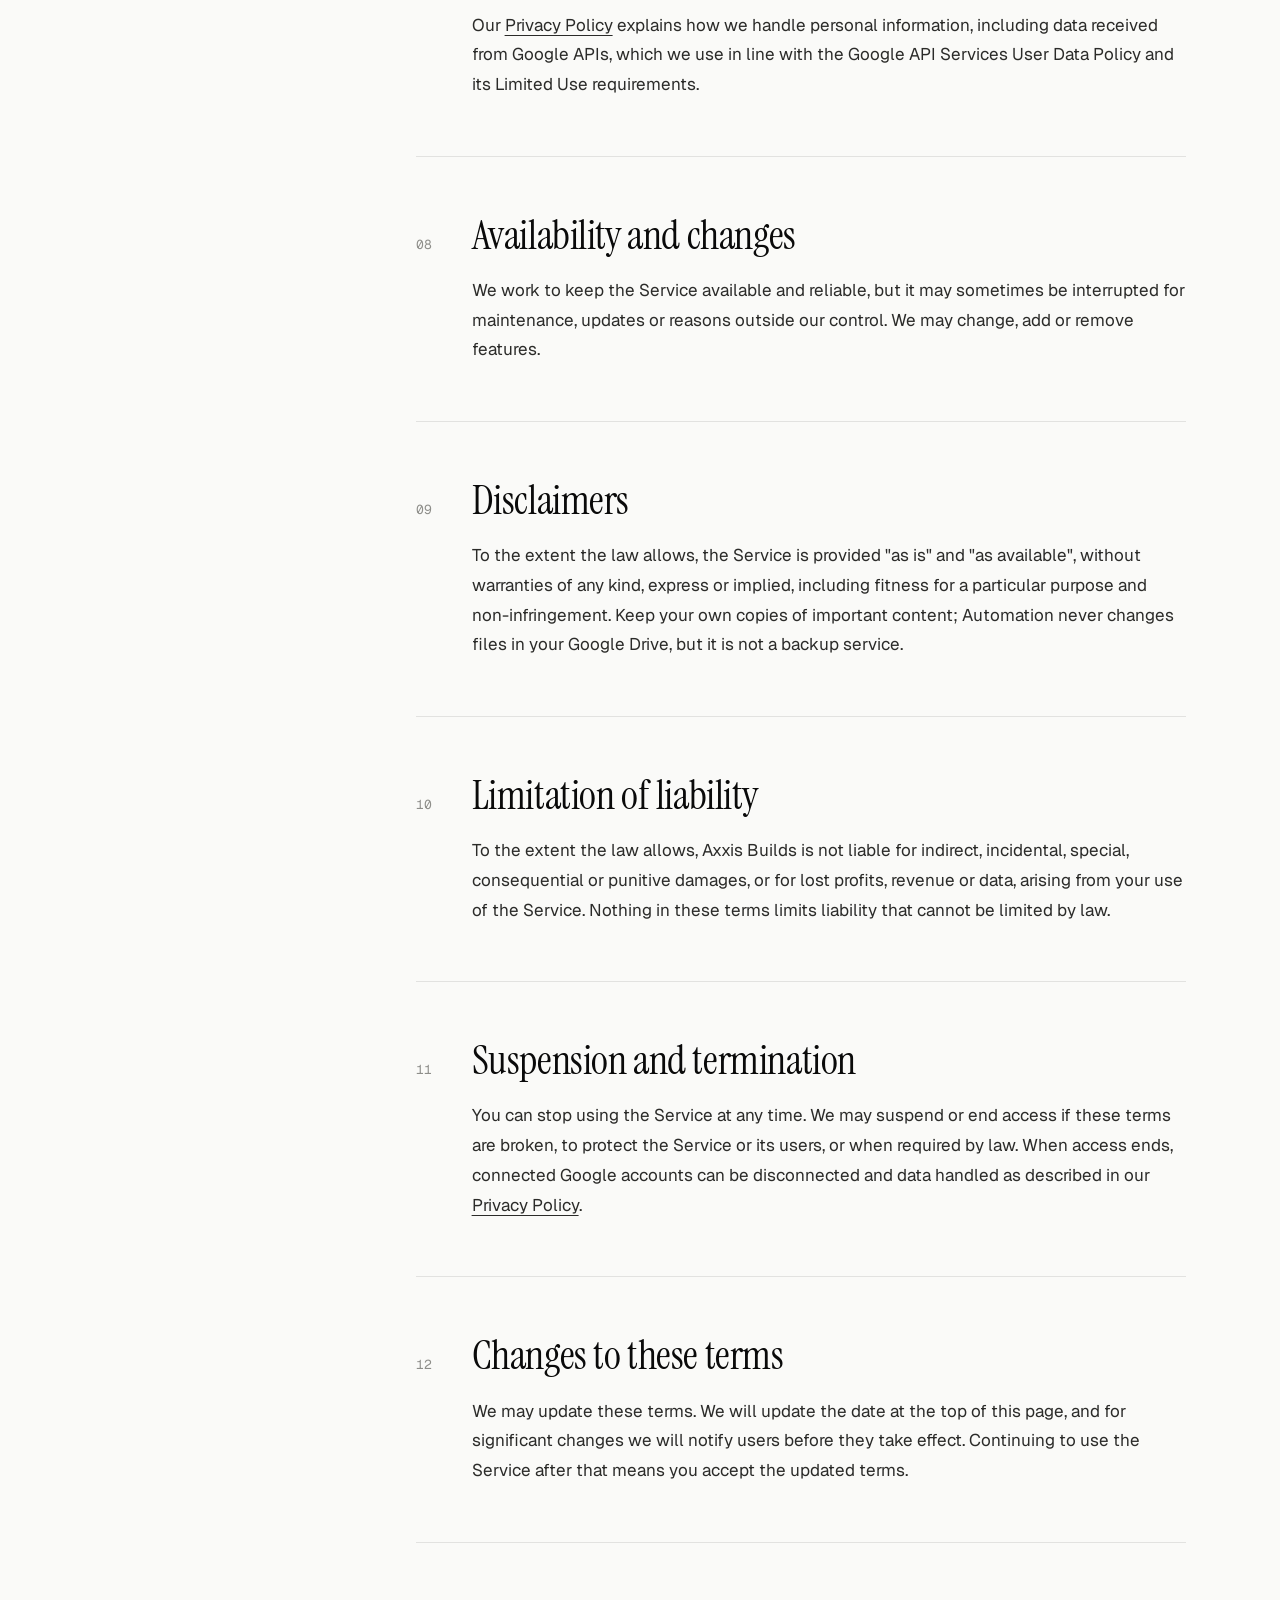
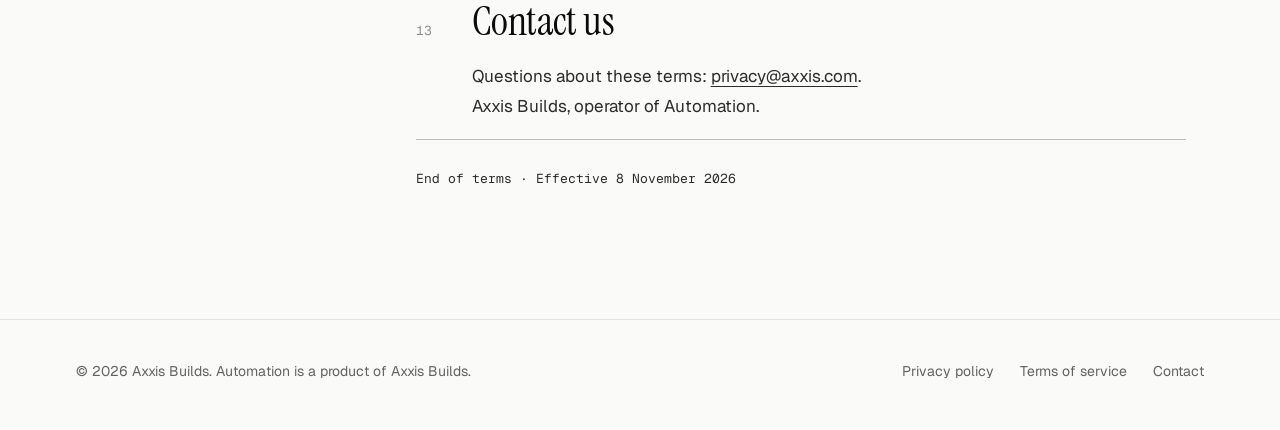
<file: terms/index.html>
<!doctype html>
<html lang="en">
<head>
  <meta charset="utf-8">
  <meta name="viewport" content="width=device-width, initial-scale=1">
  <title>Terms of Service — Automation</title>
  <meta name="description" content="The terms for using Automation, a social media automation platform by Axxis Builds.">
  <meta name="theme-color" content="#fafaf8">
  <link rel="icon" href="../assets/favicon.svg" type="image/svg+xml">
  <link rel="preconnect" href="https://fonts.googleapis.com">
  <link rel="preconnect" href="https://fonts.gstatic.com" crossorigin>
  <link rel="stylesheet" href="https://fonts.googleapis.com/css2?family=Geist+Mono:wght@400;500&family=Geist:wght@400;500;600&family=Instrument+Serif:ital@0;1&display=swap">
  <link rel="stylesheet" href="../assets/css/site.css">
  <script>document.documentElement.classList.add('js');</script>
  <script src="../assets/js/site.js" defer></script>
</head>
<body>
  <a class="skip-link" href="#main">Skip to content</a>

  <header class="site-header">
    <div class="container">
      <a class="brand" href="../" aria-label="Automation, home">
        <svg class="brand-mark" viewBox="0 0 64 64" aria-hidden="true">
          <g fill="none" stroke="currentColor" stroke-width="4.5" stroke-linecap="square">
            <path d="M8 22V8h14M42 8h14v14M56 42v14H42M22 56H8V42"/>
          </g>
          <rect x="25" y="25" width="14" height="14" fill="currentColor"/>
        </svg>
        <span class="brand-name">Automation</span>
        <span class="brand-by">by Axxis Builds</span>
      </a>
      <nav class="site-nav" aria-label="Main">
        <a class="nav-optional" href="../#how">How it works</a>
        <a class="nav-optional" href="../#drive">Google Drive</a>
        <a href="../privacy/">Privacy</a>
        <a href="./" aria-current="page">Terms</a>
      </nav>
    </div>
  </header>

  <main id="main">
    <header class="doc-hero">
      <div class="container">
        <p class="eyebrow reveal" style="--i:0">Legal</p>
        <h1 class="display doc-title reveal" style="--i:1">Terms of <em>Service</em></h1>
        <dl class="doc-meta reveal" style="--i:2">
          <div><dt>Effective</dt><dd>8 November 2026</dd></div>
          <div><dt>Last updated</dt><dd>8 November 2026</dd></div>
          <div><dt>Contact</dt><dd><a href="mailto:privacy@axxis.com">privacy@axxis.com</a></dd></div>
        </dl>
      </div>
    </header>

    <div class="container doc-layout">
      <nav class="toc" aria-label="On this page">
        <p class="toc-label">On this page</p>
        <ol>
          <li><a href="#agreement">Agreement</a></li>
          <li><a href="#service">The service</a></li>
          <li><a href="#accounts">Accounts and access</a></li>
          <li><a href="#third-parties">Connected accounts</a></li>
          <li><a href="#content">Your content</a></li>
          <li><a href="#acceptable-use">Acceptable use</a></li>
          <li><a href="#privacy">Privacy</a></li>
          <li><a href="#availability">Availability and changes</a></li>
          <li><a href="#disclaimers">Disclaimers</a></li>
          <li><a href="#liability">Limitation of liability</a></li>
          <li><a href="#termination">Suspension and termination</a></li>
          <li><a href="#changes">Changes to these terms</a></li>
          <li><a href="#contact">Contact us</a></li>
        </ol>
      </nav>

      <article class="doc">
        <aside class="doc-summary" aria-labelledby="summary-title">
          <h2 id="summary-title">The short version</h2>
          <ul>
            <li>Automation is provided by Axxis Builds to authorised users for managing and publishing social media content.</li>
            <li>Your videos stay yours. You let us process them only to do what you ask.</li>
            <li>Only connect Google and social accounts you are allowed to use, and only publish content you have the rights to.</li>
            <li>Their own terms still apply to Google and to each platform you publish to.</li>
          </ul>
        </aside>

        <section id="agreement" aria-labelledby="h-agreement">
          <h2 id="h-agreement">Agreement</h2>
          <p>
            These terms are an agreement between you and <strong>Axxis Builds</strong> ("we", "us",
            "our") about your use of Automation, including its admin portal and connected services
            (the "Service"). By using the Service you agree to these terms. If you use it on behalf of
            an organisation, you confirm you are authorised to accept them for that organisation.
          </p>
        </section>

        <section id="service" aria-labelledby="h-service">
          <h2 id="h-service">The service</h2>
          <p>
            Automation lets authorised users connect Google accounts with read-only Google Drive access,
            edit and reframe videos from those Drives, and publish them to social media platforms.
            Features may change as the Service develops.
          </p>
        </section>

        <section id="accounts" aria-labelledby="h-accounts">
          <h2 id="h-accounts">Accounts and access</h2>
          <ul>
            <li>Access is by invitation, and what you can do depends on the permissions assigned to your account.</li>
            <li>Keep your sign-in details confidential, and tell us promptly at <a href="mailto:privacy@axxis.com">privacy@axxis.com</a> if you suspect unauthorised use.</li>
            <li>You are responsible for activity under your account.</li>
          </ul>
        </section>

        <section id="third-parties" aria-labelledby="h-third-parties">
          <h2 id="h-third-parties">Connected accounts and third-party services</h2>
          <ul>
            <li>Only connect Google accounts and social media accounts that you own or are authorised to use.</li>
            <li>Your use of Google and of each social media platform remains subject to their own terms and policies, including the <a href="https://policies.google.com/terms" rel="noopener">Google Terms of Service</a>.</li>
            <li>We aren't responsible for third-party services, their availability, or changes they make that affect the Service.</li>
            <li>You can disconnect a Google account in the portal, or revoke access at <a href="https://myaccount.google.com/permissions" rel="noopener">myaccount.google.com/permissions</a>, at any time.</li>
          </ul>
        </section>

        <section id="content" aria-labelledby="h-content">
          <h2 id="h-content">Your content</h2>
          <p>
            You keep all rights in the videos, captions and other content you use with the Service.
            You give us permission to access, copy, process and transmit that content only as needed to
            provide the Service, for example to edit a video and publish it where you choose.
          </p>
          <p>
            You confirm you have the rights needed to use and publish the content, and that publishing it
            doesn't infringe anyone's rights or break any law or platform rule.
          </p>
        </section>

        <section id="acceptable-use" aria-labelledby="h-acceptable-use">
          <h2 id="h-acceptable-use">Acceptable use</h2>
          <p>You agree not to:</p>
          <ul>
            <li>publish unlawful, infringing, deceptive, hateful or harmful content;</li>
            <li>access accounts, files or data you aren't authorised to use;</li>
            <li>interfere with, probe or overload the Service, or try to bypass its security;</li>
            <li>use the Service to send spam or to break the rules of the platforms you publish to.</li>
          </ul>
        </section>

        <section id="privacy" aria-labelledby="h-privacy">
          <h2 id="h-privacy">Privacy</h2>
          <p>
            Our <a href="../privacy/">Privacy Policy</a> explains how we handle personal information,
            including data received from Google APIs, which we use in line with the Google API Services
            User Data Policy and its Limited Use requirements.
          </p>
        </section>

        <section id="availability" aria-labelledby="h-availability">
          <h2 id="h-availability">Availability and changes</h2>
          <p>
            We work to keep the Service available and reliable, but it may sometimes be interrupted for
            maintenance, updates or reasons outside our control. We may change, add or remove features.
          </p>
        </section>

        <section id="disclaimers" aria-labelledby="h-disclaimers">
          <h2 id="h-disclaimers">Disclaimers</h2>
          <p>
            To the extent the law allows, the Service is provided "as is" and "as available", without
            warranties of any kind, express or implied, including fitness for a particular purpose and
            non-infringement. Keep your own copies of important content; Automation never changes files
            in your Google Drive, but it is not a backup service.
          </p>
        </section>

        <section id="liability" aria-labelledby="h-liability">
          <h2 id="h-liability">Limitation of liability</h2>
          <p>
            To the extent the law allows, Axxis Builds is not liable for indirect, incidental, special,
            consequential or punitive damages, or for lost profits, revenue or data, arising from your
            use of the Service. Nothing in these terms limits liability that cannot be limited by law.
          </p>
        </section>

        <section id="termination" aria-labelledby="h-termination">
          <h2 id="h-termination">Suspension and termination</h2>
          <p>
            You can stop using the Service at any time. We may suspend or end access if these terms are
            broken, to protect the Service or its users, or when required by law. When access ends,
            connected Google accounts can be disconnected and data handled as described in our
            <a href="../privacy/">Privacy Policy</a>.
          </p>
        </section>

        <section id="changes" aria-labelledby="h-changes">
          <h2 id="h-changes">Changes to these terms</h2>
          <p>
            We may update these terms. We will update the date at the top of this page, and for
            significant changes we will notify users before they take effect. Continuing to use the
            Service after that means you accept the updated terms.
          </p>
        </section>

        <section id="contact" aria-labelledby="h-contact">
          <h2 id="h-contact">Contact us</h2>
          <p>
            Questions about these terms: <a href="mailto:privacy@axxis.com">privacy@axxis.com</a>.
            <br>Axxis Builds, operator of Automation.
          </p>
        </section>

        <p class="doc-end">End of terms · Effective 8 November 2026</p>
      </article>
    </div>
  </main>

  <footer class="site-footer">
    <div class="container">
      <span>© <span data-year>2026</span> Axxis Builds. Automation is a product of Axxis Builds.</span>
      <nav class="footer-links" aria-label="Footer">
        <a href="../privacy/">Privacy policy</a>
        <a href="./">Terms of service</a>
        <a href="mailto:privacy@axxis.com">Contact</a>
      </nav>
    </div>
  </footer>
</body>
</html>
</file>
<file: assets/css/site.css>
/* ==========================================================================
   Automation — public site
   Monochrome editorial system: ink, paper, hairlines.
   ========================================================================== */

:root {
  /* Paper (default) */
  --bg: #fafaf8;
  --fg: #0a0a0a;
  --fg-2: #2b2b29;
  --muted: #62625f;
  --faint: #8e8e8a;
  --line: rgba(10, 10, 10, 0.1);
  --line-strong: rgba(10, 10, 10, 0.26);
  --surface: #ffffff;
  --grain-opacity: 0.045;

  --font-display: 'Instrument Serif', 'Times New Roman', serif;
  --font-body: 'Geist', 'Helvetica Neue', Helvetica, sans-serif;
  --font-mono: 'Geist Mono', ui-monospace, 'SF Mono', Menlo, monospace;

  --container: 1240px;
  --gutter: clamp(20px, 5vw, 56px);
  --header-h: 68px;
  --ease: cubic-bezier(0.2, 0.7, 0.1, 1);

  color-scheme: light;
}

/* Ink: inverted sections, and the whole site in dark mode */
.ink {
  --bg: #0a0a0a;
  --fg: #f4f4f1;
  --fg-2: #d8d8d4;
  --muted: #a1a19d;
  --faint: #6f6f6b;
  --line: rgba(244, 244, 241, 0.12);
  --line-strong: rgba(244, 244, 241, 0.32);
  --surface: #121211;
  color-scheme: dark;
}

@media (prefers-color-scheme: dark) {
  :root {
    --bg: #0c0c0b;
    --fg: #f4f4f1;
    --fg-2: #d8d8d4;
    --muted: #a1a19d;
    --faint: #6f6f6b;
    --line: rgba(244, 244, 241, 0.11);
    --line-strong: rgba(244, 244, 241, 0.3);
    --surface: #131312;
    --grain-opacity: 0.06;
    color-scheme: dark;
  }

  /* Ink sections go one step deeper so they still read as a band */
  .ink {
    --bg: #000000;
  }
}

/* --------------------------------------------------------------------------
   Base
   -------------------------------------------------------------------------- */

*,
*::before,
*::after {
  box-sizing: border-box;
}

* {
  margin: 0;
}

html {
  -webkit-text-size-adjust: 100%;
  scroll-behavior: smooth;
  scroll-padding-top: calc(var(--header-h) + 24px);
}

body {
  min-height: 100vh;
  font-family: var(--font-body);
  font-size: 17px;
  line-height: 1.6;
  color: var(--fg);
  background: var(--bg);
  -webkit-font-smoothing: antialiased;
  -moz-osx-font-smoothing: grayscale;
  text-rendering: optimizeLegibility;
}

/* Film grain */
body::after {
  content: '';
  position: fixed;
  inset: 0;
  z-index: 100;
  pointer-events: none;
  opacity: var(--grain-opacity);
  background-image: url("data:image/svg+xml;utf8,<svg xmlns='http://www.w3.org/2000/svg' width='220' height='220'><filter id='n'><feTurbulence type='fractalNoise' baseFrequency='0.85' numOctaves='3' stitchTiles='stitch'/><feColorMatrix values='0 0 0 0 0.5 0 0 0 0 0.5 0 0 0 0 0.5 0 0 0 1 0'/></filter><rect width='100%' height='100%' filter='url(%23n)'/></svg>");
}

img,
svg {
  display: block;
  max-width: 100%;
}

a {
  color: inherit;
  text-decoration-thickness: 1px;
  text-underline-offset: 0.22em;
}

::selection {
  background: var(--fg);
  color: var(--bg);
}

:focus-visible {
  outline: 2px solid var(--fg);
  outline-offset: 3px;
  border-radius: 2px;
}

.skip-link {
  position: absolute;
  left: 16px;
  top: -100px;
  z-index: 200;
  padding: 10px 16px;
  font-size: 14px;
  background: var(--fg);
  color: var(--bg);
  text-decoration: none;
}

.skip-link:focus {
  top: 12px;
}

.container {
  width: 100%;
  max-width: var(--container);
  margin-inline: auto;
  padding-inline: var(--gutter);
}

/* --------------------------------------------------------------------------
   Type
   -------------------------------------------------------------------------- */

.display {
  font-family: var(--font-display);
  font-weight: 400;
  letter-spacing: -0.015em;
  line-height: 0.98;
}

.display em {
  font-style: italic;
}

.eyebrow {
  display: inline-flex;
  align-items: center;
  gap: 10px;
  font-family: var(--font-mono);
  font-size: 12px;
  font-weight: 500;
  letter-spacing: 0.12em;
  text-transform: uppercase;
  color: var(--muted);
}

.eyebrow::before {
  content: '';
  width: 18px;
  height: 1px;
  background: currentColor;
}

.lede {
  font-size: clamp(18px, 1.6vw, 20px);
  line-height: 1.55;
  color: var(--muted);
}

.mono {
  font-family: var(--font-mono);
  font-feature-settings: 'tnum' 1;
}

/* --------------------------------------------------------------------------
   Header
   -------------------------------------------------------------------------- */

.site-header {
  position: sticky;
  top: 0;
  z-index: 50;
  background: color-mix(in srgb, var(--bg) 82%, transparent);
  backdrop-filter: saturate(140%) blur(14px);
  -webkit-backdrop-filter: saturate(140%) blur(14px);
  border-bottom: 1px solid var(--line);
}

.site-header .container {
  display: flex;
  align-items: center;
  justify-content: space-between;
  gap: 24px;
  height: var(--header-h);
}

.brand {
  display: inline-flex;
  align-items: center;
  gap: 12px;
  text-decoration: none;
}

.brand-mark {
  width: 26px;
  height: 26px;
}

.brand-name {
  font-family: var(--font-display);
  font-size: 25px;
  line-height: 1;
  letter-spacing: -0.01em;
}

.brand-by {
  font-family: var(--font-mono);
  font-size: 11px;
  letter-spacing: 0.08em;
  text-transform: uppercase;
  color: var(--faint);
  padding-left: 12px;
  border-left: 1px solid var(--line-strong);
}

.site-nav {
  display: flex;
  align-items: center;
  gap: clamp(16px, 2.6vw, 34px);
}

.site-nav a {
  position: relative;
  font-size: 14px;
  color: var(--muted);
  text-decoration: none;
  transition: color 0.2s var(--ease);
}

.site-nav a::after {
  content: '';
  position: absolute;
  left: 0;
  right: 0;
  bottom: -6px;
  height: 1px;
  background: var(--fg);
  transform: scaleX(0);
  transform-origin: left;
  transition: transform 0.35s var(--ease);
}

.site-nav a:hover,
.site-nav a[aria-current='page'] {
  color: var(--fg);
}

.site-nav a:hover::after,
.site-nav a[aria-current='page']::after {
  transform: scaleX(1);
}

@media (max-width: 720px) {
  .brand-by,
  .site-nav .nav-optional {
    display: none;
  }
}

/* --------------------------------------------------------------------------
   Buttons
   -------------------------------------------------------------------------- */

.btn {
  display: inline-flex;
  align-items: center;
  gap: 12px;
  height: 52px;
  padding: 0 26px;
  font-size: 15px;
  font-weight: 500;
  text-decoration: none;
  border: 1px solid var(--fg);
  border-radius: 999px;
  transition: background-color 0.25s var(--ease), color 0.25s var(--ease), transform 0.25s var(--ease);
}

.btn-solid {
  background: var(--fg);
  color: var(--bg);
}

.btn-solid:hover {
  transform: translateY(-1px);
}

.btn-ghost {
  color: var(--fg);
  border-color: var(--line-strong);
}

.btn-ghost:hover {
  border-color: var(--fg);
}

.btn .arrow {
  transition: transform 0.3s var(--ease);
}

.btn:hover .arrow {
  transform: translateX(3px);
}

.btn:hover .arrow-down {
  transform: translateY(3px);
}

/* --------------------------------------------------------------------------
   Hero
   -------------------------------------------------------------------------- */

.hero {
  position: relative;
  overflow: hidden;
  background: var(--bg);
  color: var(--fg);
  border-bottom: 1px solid var(--line);
}

.hero .container {
  display: grid;
  grid-template-columns: minmax(0, 7fr) minmax(0, 5fr);
  align-items: center;
  gap: clamp(40px, 6vw, 96px);
  min-height: min(860px, calc(100vh - var(--header-h)));
  padding-block: clamp(72px, 10vw, 128px);
}

.hero-title {
  margin-top: 28px;
  font-size: clamp(54px, 8.2vw, 124px);
}

.hero-title .line {
  display: block;
}

.hero .lede {
  max-width: 36ch;
  margin-top: 32px;
}

.hero-actions {
  display: flex;
  flex-wrap: wrap;
  align-items: center;
  gap: 14px;
  margin-top: 44px;
}

@media (max-width: 960px) {
  .hero .container {
    grid-template-columns: 1fr;
    min-height: 0;
  }
}

/* Viewfinder ---------------------------------------------------------------- */

.viewfinder {
  position: relative;
  width: 100%;
  max-width: 500px;
  aspect-ratio: 1;
  margin-inline: auto;
}

/* The full sensor area, as a faint dashed outline */
.viewfinder::before {
  content: '';
  position: absolute;
  inset: 0;
  border: 1px dashed var(--line);
}

.vf-frame {
  --reframe-duration: 16s;
  position: absolute;
  top: 50%;
  left: 50%;
  width: 100%;
  height: 56.25%;
  transform: translate(-50%, -50%);
  overflow: hidden;
  outline: 1px solid var(--line-strong);
  animation: reframe var(--reframe-duration) var(--ease) infinite;
}

/* 16:9 → 9:16 → 1:1 → 4:5 */
@keyframes reframe {
  0%, 20%   { width: 100%;    height: 56.25%; }
  25%, 45%  { width: 56.25%;  height: 100%; }
  50%, 70%  { width: 82%;     height: 82%; }
  75%, 95%  { width: 76%;     height: 95%; }
  100%      { width: 100%;    height: 56.25%; }
}

/* Abstract footage: soft monochrome light drifting through the frame */
.vf-scene {
  position: absolute;
  inset: -40%;
  background:
    radial-gradient(38% 30% at 30% 42%, rgba(244, 244, 241, 0.55), transparent 70%),
    radial-gradient(30% 26% at 68% 60%, rgba(244, 244, 241, 0.28), transparent 72%),
    radial-gradient(60% 40% at 50% 100%, rgba(244, 244, 241, 0.12), transparent 70%),
    linear-gradient(180deg, #1b1b1a 0%, #0b0b0a 100%);
  animation: drift 22s ease-in-out infinite alternate;
}

@keyframes drift {
  from { transform: translate3d(-6%, -3%, 0) scale(1); }
  to   { transform: translate3d(6%, 4%, 0) scale(1.08); }
}

/* Rule of thirds */
.vf-grid {
  position: absolute;
  inset: 0;
  background:
    linear-gradient(to right, transparent calc(33.333% - 0.5px), rgba(244, 244, 241, 0.16) 0, rgba(244, 244, 241, 0.16) calc(33.333% + 0.5px), transparent 0, transparent calc(66.666% - 0.5px), rgba(244, 244, 241, 0.16) 0, rgba(244, 244, 241, 0.16) calc(66.666% + 0.5px), transparent 0),
    linear-gradient(to bottom, transparent calc(33.333% - 0.5px), rgba(244, 244, 241, 0.16) 0, rgba(244, 244, 241, 0.16) calc(33.333% + 0.5px), transparent 0, transparent calc(66.666% - 0.5px), rgba(244, 244, 241, 0.16) 0, rgba(244, 244, 241, 0.16) calc(66.666% + 0.5px), transparent 0);
}

/* Crop marks */
.vf-corner {
  position: absolute;
  width: 18px;
  height: 18px;
  border-color: #f4f4f1;
  border-style: solid;
  border-width: 0;
}

.vf-corner.tl { top: 10px; left: 10px; border-top-width: 2px; border-left-width: 2px; }
.vf-corner.tr { top: 10px; right: 10px; border-top-width: 2px; border-right-width: 2px; }
.vf-corner.bl { bottom: 10px; left: 10px; border-bottom-width: 2px; border-left-width: 2px; }
.vf-corner.br { bottom: 10px; right: 10px; border-bottom-width: 2px; border-right-width: 2px; }

.vf-hud {
  position: absolute;
  font-family: var(--font-mono);
  font-size: 11px;
  letter-spacing: 0.08em;
  color: #f4f4f1;
  white-space: nowrap;
}

.vf-rec { top: 14px; right: 36px; display: flex; align-items: center; gap: 7px; }
.vf-tc { bottom: 14px; left: 36px; font-feature-settings: 'tnum' 1; }
.vf-ratio { top: 14px; left: 36px; }

.vf-rec::before {
  content: '';
  width: 6px;
  height: 6px;
  border-radius: 50%;
  background: #f4f4f1;
  animation: blink 1.6s steps(2, jump-none) infinite;
}

@keyframes blink {
  50% { opacity: 0; }
}

/* Ratio label: one label per phase of the reframe cycle */
.vf-ratio span {
  position: absolute;
  opacity: 0;
  animation: ratio-label var(--reframe-duration, 16s) linear infinite;
}

.vf-ratio span:nth-child(2) { animation-delay: calc(var(--reframe-duration, 16s) * 0.25); }
.vf-ratio span:nth-child(3) { animation-delay: calc(var(--reframe-duration, 16s) * 0.5); }
.vf-ratio span:nth-child(4) { animation-delay: calc(var(--reframe-duration, 16s) * 0.75); }

@keyframes ratio-label {
  0%, 20% { opacity: 1; }
  23%, 100% { opacity: 0; }
}

.vf-caption {
  position: absolute;
  left: 0;
  right: 0;
  bottom: -40px;
  display: flex;
  justify-content: space-between;
  font-family: var(--font-mono);
  font-size: 11px;
  letter-spacing: 0.08em;
  text-transform: uppercase;
  color: var(--faint);
}

/* --------------------------------------------------------------------------
   Formats strip
   -------------------------------------------------------------------------- */

.formats {
  border-bottom: 1px solid var(--line);
}

.formats ul {
  list-style: none;
  padding: 0;
  display: grid;
  grid-template-columns: repeat(4, 1fr);
}

.formats li {
  display: flex;
  align-items: center;
  gap: 18px;
  padding: 30px 0 30px 28px;
  border-left: 1px solid var(--line);
}

.formats li:first-child {
  padding-left: 0;
  border-left: 0;
}

.ratio-glyph {
  flex-shrink: 0;
  border: 1.5px solid var(--fg);
}

.ratio-glyph.r-16-9 { width: 40px; height: 22.5px; }
.ratio-glyph.r-9-16 { width: 18px; height: 32px; }
.ratio-glyph.r-1-1  { width: 28px; height: 28px; }
.ratio-glyph.r-4-5  { width: 24px; height: 30px; }

.formats strong {
  display: block;
  font-family: var(--font-mono);
  font-size: 13px;
  font-weight: 500;
}

.formats small {
  font-size: 13px;
  color: var(--muted);
}

@media (max-width: 820px) {
  .formats ul {
    grid-template-columns: repeat(2, 1fr);
  }

  .formats li:nth-child(3) {
    padding-left: 0;
    border-left: 0;
  }

  .formats li:nth-child(n + 3) {
    border-top: 1px solid var(--line);
  }
}

/* --------------------------------------------------------------------------
   Sections
   -------------------------------------------------------------------------- */

.section {
  padding-block: clamp(88px, 11vw, 152px);
  border-bottom: 1px solid var(--line);
}

.section-head {
  display: grid;
  grid-template-columns: minmax(0, 5fr) minmax(0, 7fr);
  gap: clamp(32px, 6vw, 96px);
  align-items: end;
  margin-bottom: clamp(56px, 7vw, 88px);
}

.section-title {
  margin-top: 22px;
  font-size: clamp(40px, 5vw, 68px);
}

.section-head .lede {
  max-width: 48ch;
}

@media (max-width: 860px) {
  .section-head {
    grid-template-columns: 1fr;
    align-items: start;
  }
}

/* Steps */

.steps {
  list-style: none;
  padding: 0;
  display: grid;
  grid-template-columns: repeat(3, 1fr);
  border-top: 1px solid var(--line-strong);
}

.step {
  padding: 36px clamp(20px, 3vw, 40px) 8px;
  border-left: 1px solid var(--line);
}

.step:first-child {
  padding-left: 0;
  border-left: 0;
}

.step-number {
  font-family: var(--font-mono);
  font-size: 13px;
  color: var(--faint);
}

.step h3 {
  margin-top: 44px;
  font-family: var(--font-display);
  font-size: clamp(30px, 2.8vw, 40px);
  font-weight: 400;
  line-height: 1.05;
  letter-spacing: -0.01em;
}

.step p {
  margin-top: 16px;
  color: var(--muted);
  max-width: 34ch;
}

@media (max-width: 860px) {
  .steps {
    grid-template-columns: 1fr;
  }

  .step,
  .step:first-child {
    padding: 32px 0;
    border-left: 0;
    border-bottom: 1px solid var(--line);
  }

  .step h3 {
    margin-top: 18px;
  }
}

/* Access panels */

.access {
  display: grid;
  grid-template-columns: repeat(2, minmax(0, 1fr));
  border: 1px solid var(--line-strong);
}

.access-panel {
  padding: clamp(32px, 4vw, 56px);
}

.access-panel + .access-panel {
  border-left: 1px solid var(--line-strong);
}

.access-panel h3 {
  font-family: var(--font-display);
  font-size: clamp(28px, 2.6vw, 36px);
  font-weight: 400;
  line-height: 1.1;
}

.access-panel .eyebrow {
  margin-bottom: 18px;
}

.checklist {
  list-style: none;
  padding: 0;
  margin-top: 28px;
}

.checklist li {
  display: grid;
  grid-template-columns: 26px 1fr;
  gap: 14px;
  padding-block: 16px;
  border-top: 1px solid var(--line);
  color: var(--fg-2);
}

.checklist li::before {
  content: '';
  width: 26px;
  height: 26px;
  border: 1px solid var(--line-strong);
  border-radius: 50%;
  background-position: center;
  background-repeat: no-repeat;
  background-size: 12px;
}

.checklist.yes li::before {
  background-image: url("data:image/svg+xml;utf8,<svg xmlns='http://www.w3.org/2000/svg' viewBox='0 0 12 12' fill='none' stroke='%23777' stroke-width='1.6'><path d='M2 6.3 4.7 9 10 3'/></svg>");
}

.checklist.no li::before {
  background-image: url("data:image/svg+xml;utf8,<svg xmlns='http://www.w3.org/2000/svg' viewBox='0 0 12 12' fill='none' stroke='%23777' stroke-width='1.6'><path d='M3 3l6 6M9 3 3 9'/></svg>");
}

.access-note {
  margin-top: 28px;
  font-size: 15px;
  color: var(--muted);
  max-width: 72ch;
}

@media (max-width: 860px) {
  .access {
    grid-template-columns: 1fr;
  }

  .access-panel + .access-panel {
    border-left: 0;
    border-top: 1px solid var(--line-strong);
  }
}

/* Facts */

.facts {
  display: grid;
  grid-template-columns: repeat(3, 1fr);
  gap: 0;
}

.fact {
  padding: 8px clamp(20px, 3vw, 40px) 8px 0;
}

.fact + .fact {
  padding-left: clamp(20px, 3vw, 40px);
  border-left: 1px solid var(--line);
}

.fact-figure {
  font-family: var(--font-display);
  font-size: clamp(44px, 5vw, 72px);
  line-height: 1;
  letter-spacing: -0.02em;
}

.fact p {
  margin-top: 18px;
  color: var(--muted);
  max-width: 30ch;
}

@media (max-width: 860px) {
  .facts {
    grid-template-columns: 1fr;
  }

  .fact,
  .fact + .fact {
    padding: 28px 0;
    border-left: 0;
    border-top: 1px solid var(--line);
  }
}

/* Closing band */

.closing {
  padding-block: clamp(96px, 12vw, 168px);
  background: var(--bg);
  color: var(--fg);
}

.closing-title {
  font-size: clamp(48px, 7.4vw, 112px);
  max-width: 14ch;
}

.closing-links {
  display: flex;
  flex-wrap: wrap;
  gap: 14px;
  margin-top: 52px;
}

/* --------------------------------------------------------------------------
   Footer
   -------------------------------------------------------------------------- */

.site-footer {
  padding-block: 40px 48px;
  font-size: 14px;
  color: var(--muted);
  border-top: 1px solid var(--line);
}

.site-footer .container {
  display: flex;
  flex-wrap: wrap;
  align-items: center;
  justify-content: space-between;
  gap: 20px 32px;
}

.footer-links {
  display: flex;
  flex-wrap: wrap;
  gap: 8px 26px;
}

.footer-links a {
  text-decoration: none;
}

.footer-links a:hover {
  color: var(--fg);
}

/* --------------------------------------------------------------------------
   Legal documents
   -------------------------------------------------------------------------- */

.doc-hero {
  padding-block: clamp(72px, 9vw, 120px) clamp(48px, 6vw, 72px);
  border-bottom: 1px solid var(--line);
}

.doc-title {
  margin-top: 24px;
  font-size: clamp(56px, 8vw, 112px);
}

.doc-meta {
  display: flex;
  flex-wrap: wrap;
  gap: 10px 36px;
  margin-top: 36px;
  font-family: var(--font-mono);
  font-size: 13px;
  color: var(--muted);
}

.doc-meta dt {
  display: inline;
  color: var(--faint);
}

.doc-meta dt::after {
  content: ' ';
}

.doc-meta dd {
  display: inline;
  margin: 0;
  color: var(--fg);
}

.doc-layout {
  display: grid;
  grid-template-columns: 250px minmax(0, 1fr);
  gap: clamp(40px, 7vw, 120px);
  padding-block: clamp(56px, 7vw, 96px) clamp(96px, 10vw, 140px);
}

.toc {
  position: sticky;
  top: calc(var(--header-h) + 32px);
  align-self: start;
  max-height: calc(100vh - var(--header-h) - 64px);
  overflow-y: auto;
}

.toc-label {
  font-family: var(--font-mono);
  font-size: 11px;
  letter-spacing: 0.12em;
  text-transform: uppercase;
  color: var(--faint);
}

.toc ol {
  list-style: none;
  padding: 0;
  margin-top: 18px;
  counter-reset: toc;
  border-left: 1px solid var(--line);
}

.toc li {
  counter-increment: toc;
}

.toc a {
  display: grid;
  grid-template-columns: 30px 1fr;
  margin-left: -1px;
  padding: 7px 0 7px 16px;
  font-size: 14px;
  line-height: 1.4;
  color: var(--muted);
  text-decoration: none;
  border-left: 1px solid transparent;
  transition: color 0.2s var(--ease), border-color 0.2s var(--ease);
}

.toc a::before {
  content: counter(toc, decimal-leading-zero);
  font-family: var(--font-mono);
  font-size: 11px;
  line-height: 1.9;
  color: var(--faint);
}

.toc a:hover {
  color: var(--fg);
}

.toc a.is-active {
  color: var(--fg);
  border-left-color: var(--fg);
}

.doc {
  max-width: 70ch;
  counter-reset: section;
}

.doc-summary {
  padding: clamp(28px, 3.5vw, 40px);
  margin-bottom: 72px;
  border: 1px solid var(--line-strong);
  background: var(--surface);
}

.doc .doc-summary h2 {
  display: block;
  font-family: var(--font-display);
  font-size: 32px;
  font-weight: 400;
  line-height: 1.1;
}

.doc-summary ul {
  list-style: none;
  padding: 0;
  margin-top: 20px;
}

.doc .doc-summary li {
  padding-block: 12px;
  margin-top: 0;
  border-top: 1px solid var(--line);
}

.doc section {
  counter-increment: section;
  padding-top: 56px;
  margin-top: 56px;
  border-top: 1px solid var(--line);
}

.doc section:first-of-type {
  margin-top: 0;
}

.doc h2 {
  display: grid;
  grid-template-columns: 56px 1fr;
  align-items: baseline;
  font-family: var(--font-display);
  font-size: clamp(32px, 3.2vw, 42px);
  font-weight: 400;
  line-height: 1.1;
  letter-spacing: -0.01em;
}

.doc section > h2::before {
  content: counter(section, decimal-leading-zero);
  font-family: var(--font-mono);
  font-size: 13px;
  letter-spacing: 0.04em;
  color: var(--faint);
}

.doc h3 {
  margin-top: 36px;
  font-size: 17px;
  font-weight: 600;
  letter-spacing: -0.005em;
}

.doc p,
.doc ul,
.doc ol:not(.toc ol),
.doc .table-wrap {
  margin-top: 18px;
}

.doc section > :is(p, ul, h3, .table-wrap, blockquote) {
  margin-left: 56px;
}

.doc p,
.doc li {
  color: var(--fg-2);
  line-height: 1.75;
}

.doc ul {
  list-style: none;
  padding: 0;
}

.doc ul li {
  position: relative;
  padding-left: 24px;
}

.doc ul li + li {
  margin-top: 8px;
}

.doc ul li::before {
  content: '—';
  position: absolute;
  left: 0;
  color: var(--faint);
}

.doc strong {
  font-weight: 600;
  color: var(--fg);
}

.doc blockquote {
  margin-top: 24px;
  padding: 24px 28px;
  font-family: var(--font-display);
  font-size: 23px;
  line-height: 1.4;
  border-left: 2px solid var(--fg);
  background: var(--surface);
}

.doc blockquote a {
  font-family: var(--font-body);
  font-size: inherit;
}

.table-wrap {
  overflow-x: auto;
  border-top: 1px solid var(--line-strong);
}

.doc table {
  width: 100%;
  border-collapse: collapse;
  font-size: 15px;
}

.doc th,
.doc td {
  padding: 14px 16px 14px 0;
  text-align: left;
  vertical-align: top;
  border-bottom: 1px solid var(--line);
}

.doc th {
  font-family: var(--font-mono);
  font-size: 11px;
  font-weight: 500;
  letter-spacing: 0.1em;
  text-transform: uppercase;
  color: var(--faint);
}

.doc td {
  color: var(--fg-2);
  line-height: 1.6;
}

.doc td:first-child {
  min-width: 170px;
  color: var(--fg);
  font-weight: 500;
}

.doc-end {
  margin-top: 72px;
  padding-top: 28px;
  border-top: 1px solid var(--line-strong);
  font-family: var(--font-mono);
  font-size: 13px;
  color: var(--faint);
}

@media (max-width: 960px) {
  .doc-layout {
    grid-template-columns: 1fr;
  }

  .toc {
    position: static;
    max-height: none;
    padding-bottom: 32px;
    border-bottom: 1px solid var(--line);
  }

  .doc section > :is(p, ul, h3, .table-wrap, blockquote) {
    margin-left: 0;
  }

  .doc h2 {
    grid-template-columns: 44px 1fr;
  }
}

/* --------------------------------------------------------------------------
   404
   -------------------------------------------------------------------------- */

.not-found {
  display: grid;
  place-content: center;
  min-height: calc(100vh - var(--header-h) - 120px);
  text-align: center;
  padding-block: 80px;
}

.not-found .display {
  font-size: clamp(96px, 18vw, 220px);
}

.not-found p {
  margin-top: 16px;
  color: var(--muted);
}

.not-found .btn {
  margin: 36px auto 0;
}

/* --------------------------------------------------------------------------
   Motion
   -------------------------------------------------------------------------- */

@keyframes rise {
  from {
    opacity: 0;
    transform: translateY(18px);
  }
  to {
    opacity: 1;
    transform: none;
  }
}

/* Above the fold: staggered on load. Only when JS runs, so content is never
   hidden for clients that don't animate. */
.js .reveal {
  animation: rise 1s var(--ease) both;
  animation-delay: calc(var(--i, 0) * 90ms + 80ms);
}

/* Below the fold: revealed on scroll (only when JS is available) */
.js .on-scroll {
  opacity: 0;
  transform: translateY(22px);
  transition: opacity 0.9s var(--ease), transform 0.9s var(--ease);
  transition-delay: calc(var(--i, 0) * 90ms);
}

.js .on-scroll.is-visible {
  opacity: 1;
  transform: none;
}

@media (prefers-reduced-motion: reduce) {
  html {
    scroll-behavior: auto;
  }

  *,
  *::before,
  *::after {
    animation-duration: 0.01ms !important;
    animation-iteration-count: 1 !important;
    transition-duration: 0.01ms !important;
  }

  .js .on-scroll {
    opacity: 1;
    transform: none;
  }

  .vf-ratio span:first-child {
    opacity: 1;
  }
}

/* --------------------------------------------------------------------------
   Print (legal pages)
   -------------------------------------------------------------------------- */

@media print {
  body::after,
  .site-header,
  .site-footer,
  .toc,
  .skip-link {
    display: none !important;
  }

  body {
    background: #fff;
    color: #000;
    font-size: 11pt;
  }

  .doc-layout {
    display: block;
    padding: 0;
  }

  .doc,
  .doc-summary {
    max-width: none;
  }

  .doc section {
    break-inside: avoid-page;
  }
}
</file>
